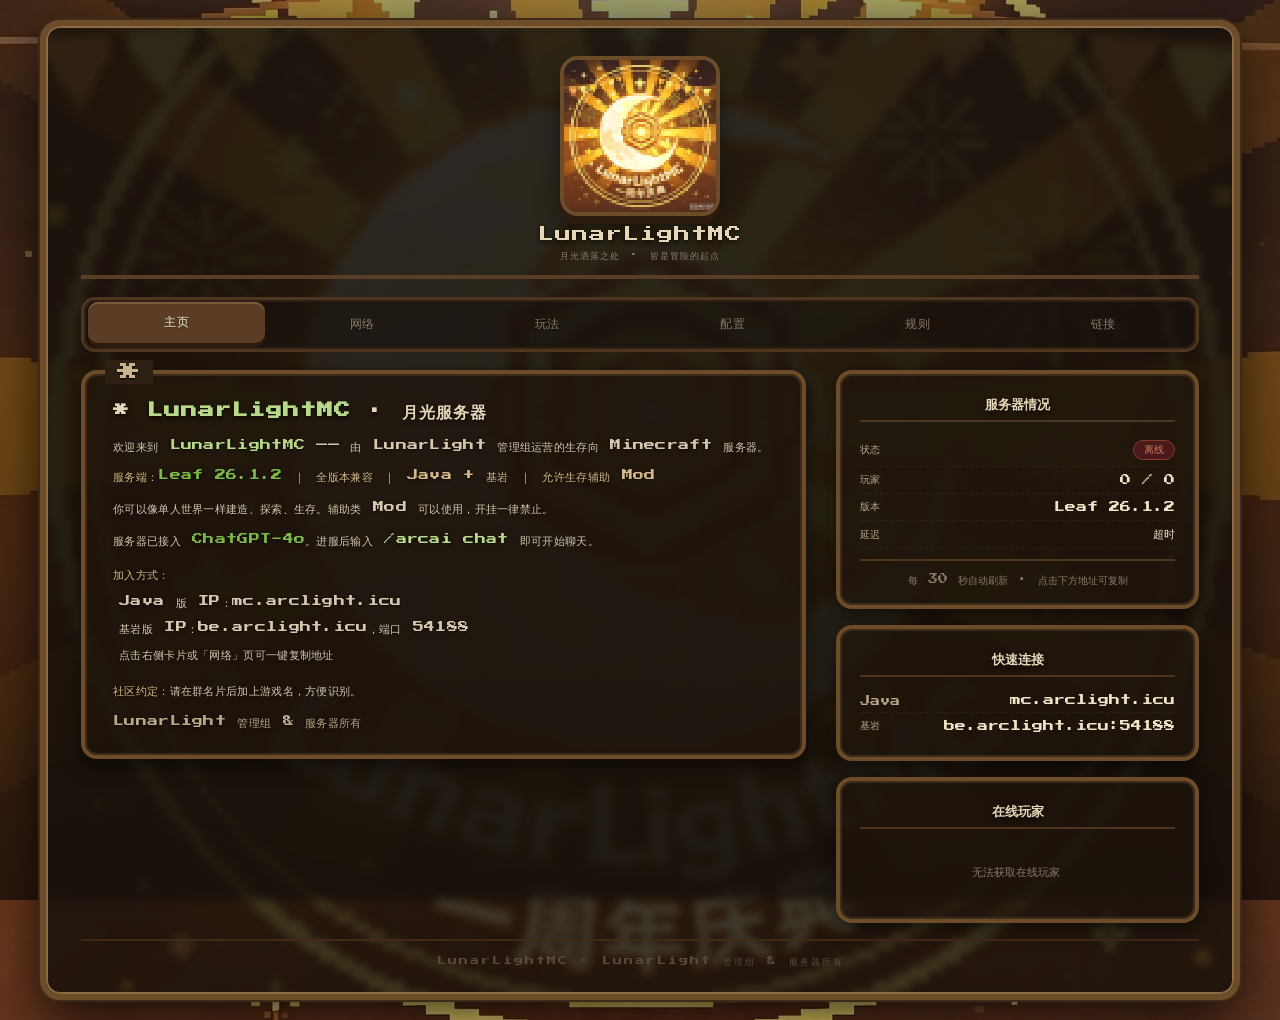
<file: index.html>
<!DOCTYPE html>
<html lang="zh-CN">
<head>
  <meta charset="UTF-8">
  <meta name="viewport" content="width=device-width, initial-scale=1.0">
  <meta name="description" content="LunarLightMC 月光服务器官网。全版本兼容，允许生存辅助类 Mod，禁止开挂。">
  <title>LunarLightMC · 主页</title>
  <link rel="icon" type="image/png" href="assets/favicon.png">
  <link rel="apple-touch-icon" href="assets/apple-touch.png">
  <link href="https://fonts.googleapis.com/css2?family=Press+Start+2P&display=swap" rel="stylesheet">
  <link rel="stylesheet" href="css/style.css">
</head>
<body>
  <div id="toast" class="toast">
    <span class="toast-icon">*</span>
    <span id="toastMsg">已复制到剪贴板</span>
  </div>

  <div class="container">
    <header class="header">
      <div class="logo-large">
        <img src="assets/favicon.png" alt="LunarLightMC 服务器图标">
        <div class="logo-name">LunarLightMC</div>
        <div class="logo-sub">月光洒落之处 · 皆是冒险的起点</div>
      </div>
    </header>

    <nav class="tabs" aria-label="板块导航">
      <a class="tab-btn active" href="index.html">主页</a>
      <a class="tab-btn" href="network.html">网络</a>
      <a class="tab-btn" href="play.html">玩法</a>
      <a class="tab-btn" href="hardware.html">配置</a>
      <a class="tab-btn" href="rules.html">规则</a>
      <a class="tab-btn" href="links.html">链接</a>
    </nav>

    <div class="home-grid">
      <div class="home-left">
        <section class="intro-section">
          <h2 class="intro-title">* <span>LunarLightMC</span> · 月光服务器</h2>
          <div class="intro-text">
            <p>欢迎来到 <span class="highlight">LunarLightMC</span> —— 由 LunarLight 管理组运营的生存向 Minecraft 服务器。</p>
            <p style="margin-top:8px;">
              <span class="label">服务端：</span><span class="mc-green">Leaf 26.1.2</span> ｜
              <span class="label">全版本兼容</span> ｜
              <span class="label">Java + 基岩</span> ｜
              <span class="label">允许生存辅助 Mod</span>
            </p>
            <p style="margin-top:10px;">你可以像单人世界一样建造、探索、生存。辅助类 Mod 可以使用，开挂一律禁止。</p>
            <p style="margin-top:10px;">服务器已接入 <span class="mc-green">ChatGPT-4o</span>。进服后输入 <span class="highlight">/arcai chat</span> 即可开始聊天。</p>
            <p style="margin-top:12px;"><span class="label">加入方式：</span></p>
            <ul>
              <li>Java 版 IP：mc.arclight.icu</li>
              <li>基岩版 IP：be.arclight.icu，端口 54188</li>
              <li>点击右侧卡片或「网络」页可一键复制地址</li>
            </ul>
            <p style="margin-top:12px;"><span class="label">社区约定：</span>请在群名片后加上游戏名，方便识别。</p>
            <p style="margin-top:10px; font-size:11px; color:#b8a88a;">LunarLight 管理组 &amp; 服务器所有</p>
          </div>
        </section>
      </div>

      <div class="home-right">
        <div class="info-card">
          <h3>服务器情况</h3>
          <div class="status-row">
            <span class="label">状态</span>
            <span class="value" id="statusOnline">加载中...</span>
          </div>
          <div class="status-row">
            <span class="label">玩家</span>
            <span class="value" id="statusPlayers">加载中...</span>
          </div>
          <div class="status-row">
            <span class="label">版本</span>
            <span class="value" id="statusVersion">加载中...</span>
          </div>
          <div class="status-row">
            <span class="label">延迟</span>
            <span class="value" id="statusDelay">加载中...</span>
          </div>
          <div class="tip">每 30 秒自动刷新 · 点击下方地址可复制</div>
        </div>

        <div class="info-card">
          <h3>快速连接</h3>
          <div class="status-row" data-copy="mc.arclight.icu" data-copy-msg="已复制 Java 版 IP" style="cursor:pointer;">
            <span class="label">Java</span>
            <span class="value">mc.arclight.icu</span>
          </div>
          <div class="status-row" data-copy="be.arclight.icu:54188" data-copy-msg="已复制基岩版地址" style="cursor:pointer;">
            <span class="label">基岩</span>
            <span class="value">be.arclight.icu:54188</span>
          </div>
        </div>

        <div class="info-card">
          <h3>在线玩家</h3>
          <div class="player-list" id="playerList">
            <div class="player-loading">正在获取玩家列表...</div>
          </div>
        </div>
      </div>
    </div>

    <div class="site-footer">LunarLightMC · LunarLight 管理组 &amp; 服务器所有</div>
  </div>

  <script src="js/main.js"></script>
</body>
</html>
</file>
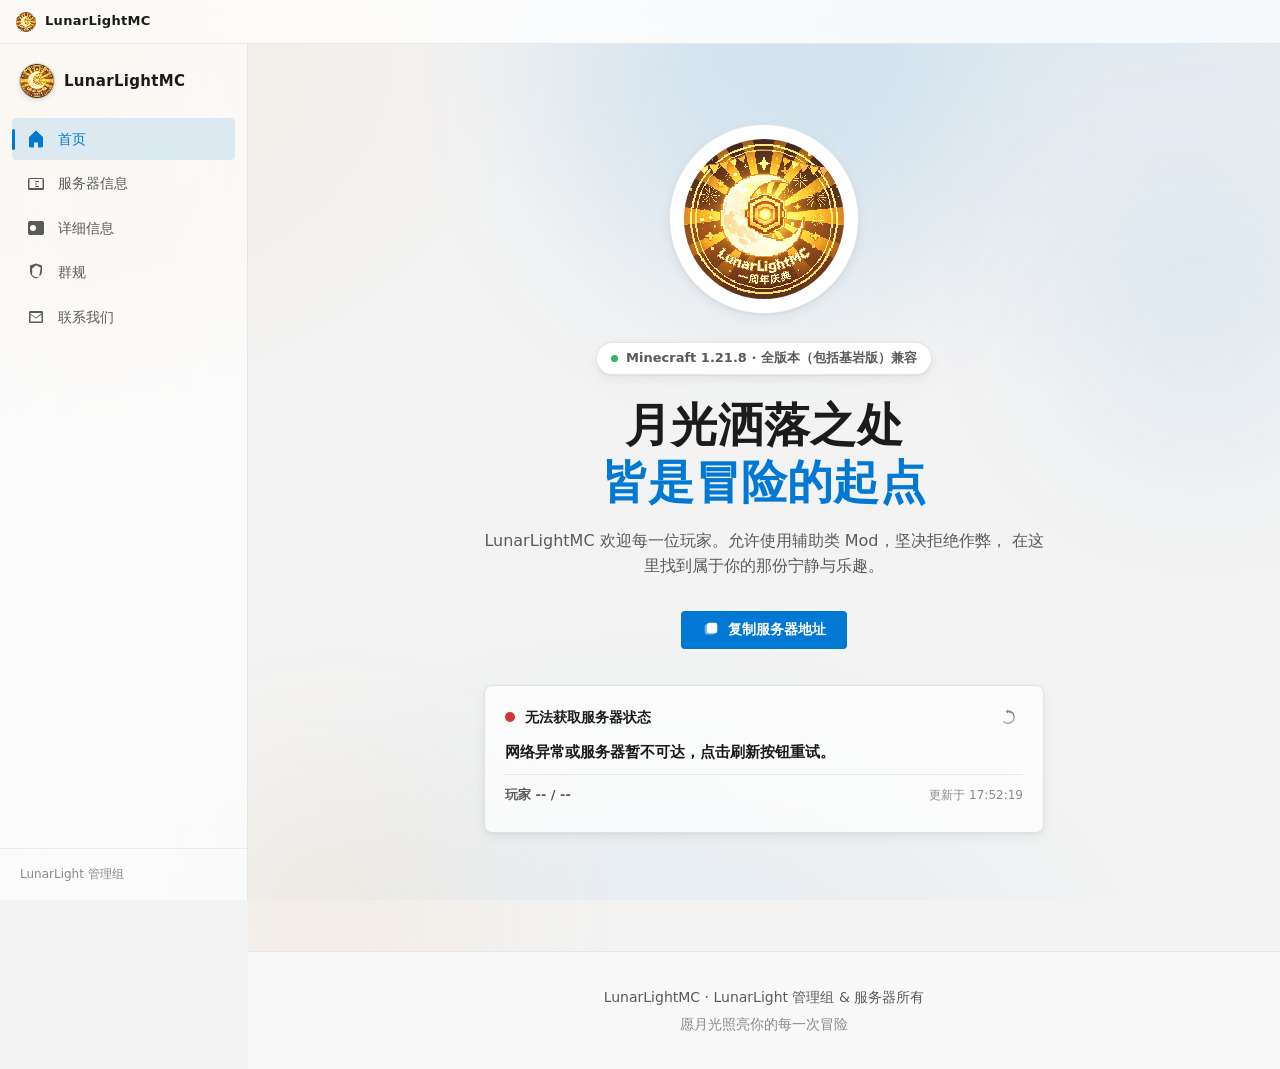
<file: LunarLightMC-官网/index.html>
<!DOCTYPE html>
<html lang="zh-CN">
<head>
  <meta charset="UTF-8">
  <meta name="viewport" content="width=device-width, initial-scale=1.0">
  <meta name="description" content="LunarLightMC - 一款温暖友好的 Minecraft 服务器。全版本（包括基岩版）兼容，辅助类 Mod 可用。">
  <meta name="theme-color" content="#1a1a1a">
  <link rel="icon" type="image/png" href="assets/favicon.png">
  <link rel="apple-touch-icon" href="assets/apple-touch.png">
  <title>LunarLightMC · 月光服务器</title>
  <link rel="stylesheet" href="css/style.css">
</head>
<body>

  <!-- Electron 风格自定义标题栏 -->
  <header class="titlebar">
    <div class="titlebar-brand">
      <img class="titlebar-icon" src="assets/favicon.png" alt="LunarLightMC">
      <span class="titlebar-title">LunarLightMC</span>
    </div>
    <div class="titlebar-drag"></div>
  </header>

  <!-- Electron 式左侧导航 -->
  <button class="nav-toggle" id="navToggle" aria-label="打开导航菜单">
    <span></span><span></span><span></span>
  </button>
  <div class="nav-backdrop" id="navBackdrop"></div>
  <aside class="sidebar" id="sidebar">
    <div class="sidebar-head">
      <a class="brand" href="#" data-target="home">
        <img class="brand-icon" src="assets/favicon.png" alt="LunarLightMC 图标">
        <span class="brand-name">LunarLightMC</span>
      </a>
    </div>
    <nav class="side-nav" id="navLinks">
      <a class="side-link active" href="#" data-target="home">
        <svg viewBox="0 0 20 20" fill="none" aria-hidden="true"><path d="M10 1.5 17 8v9a1.5 1.5 0 0 1-1.5 1.5H12v-5H8v5H4.5A1.5 1.5 0 0 1 3 17V8l7-6.5Z" fill="currentColor"/></svg>
        <span>首页</span>
      </a>
      <a class="side-link" href="#" data-target="server">
        <svg viewBox="0 0 20 20" fill="none" aria-hidden="true"><path d="M2 5.5C2 4.67 2.67 4 3.5 4h13c.83 0 1.5.67 1.5 1.5v9c0 .83-.67 1.5-1.5 1.5h-13A1.5 1.5 0 0 1 2 14.5v-9ZM3.5 5v9h13V5h-13Zm5.5 2h4v1H9V7Zm0 5h4v1H9v-1Zm0-2.5h2v1H9v-1Z" fill="currentColor"/></svg>
        <span>服务器信息</span>
      </a>
      <a class="side-link" href="#" data-target="hardware">
        <svg viewBox="0 0 20 20" fill="none" aria-hidden="true"><path d="M4 3h12a2 2 0 0 1 2 2v10a2 2 0 0 1-2 2H4a2 2 0 0 1-2-2V5a2 2 0 0 1 2-2Zm3 4a3 3 0 1 0 0 6 3 3 0 0 0 0-6Zm7 1h2v1h-2V8Zm0 3h2v1h-2v-1Z" fill="currentColor"/></svg>
        <span>详细信息</span>
      </a>
      <a class="side-link" href="#" data-target="rules">
        <svg viewBox="0 0 20 20" fill="none" aria-hidden="true"><path d="M10 1.5 4 3.5V9c0 3.7 2.6 6.6 6 7.5 3.4-.9 6-3.8 6-7.5V3.5l-6-2Zm0 1.8L14.7 5.6 14 10.2c-.1.9-.3 1.8-.8 2.7.3.5.6 1 .9 1.6-2.7 1.2-5.9 1-8.1-1.7.4-2 .4-4.1 0-6.1L10 3.3Z" fill="currentColor"/></svg>
        <span>群规</span>
      </a>
      <a class="side-link" href="#" data-target="contact">
        <svg viewBox="0 0 20 20" fill="none" aria-hidden="true"><path d="M3 5.5C3 4.67 3.67 4 4.5 4h11c.83 0 1.5.67 1.5 1.5v9c0 .83-.67 1.5-1.5 1.5h-11A1.5 1.5 0 0 1 3 14.5v-9Zm1.5.5v.65L10 10.4l5.5-4.25V6H4.5Zm0 1.5V14.5h11V7.5L10 11.6 4.5 7.5Z" fill="currentColor"/></svg>
        <span>联系我们</span>
      </a>
    </nav>
    <div class="sidebar-foot">
      <p>LunarLight 管理组</p>
    </div>
  </aside>

  <main>
    <!-- 页面：首页 -->
    <section class="page active" id="page-home">
      <div class="hero">
        <div class="hero-bg" aria-hidden="true">
          <span class="orb orb-1"></span>
          <span class="orb orb-2"></span>
          <span class="orb orb-3"></span>
        </div>
        <div class="container hero-inner">
          <div class="hero-icon-wrap">
            <img class="hero-icon" src="assets/server-icon.png" alt="LunarLightMC 一周年庆典图标">
          </div>
          <div class="hero-badge">Minecraft 1.21.8 · 全版本（包括基岩版）兼容</div>
          <h1 class="hero-title">月光洒落之处<br><em>皆是冒险的起点</em></h1>
          <p class="hero-sub">
            LunarLightMC 欢迎每一位玩家。允许使用辅助类 Mod，坚决拒绝作弊，
            在这里找到属于你的那份宁静与乐趣。
          </p>
          <div class="hero-actions">
            <button class="btn btn-primary" id="copyIp">
              <svg viewBox="0 0 20 20" fill="none" aria-hidden="true"><path d="M5.5 4.5A2.5 2.5 0 0 1 8 2h6.5A2.5 2.5 0 0 1 17 4.5v6.5a2.5 2.5 0 0 1-2.5 2.5h-6.5A2.5 2.5 0 0 1 5.5 11v-6.5Z" fill="currentColor"/><path d="M3 6a2.5 2.5 0 0 1 2.5-2.5h6.5A2.5 2.5 0 0 1 14.5 6v6.5a2.5 2.5 0 0 1-2.5 2.5H5.5A2.5 2.5 0 0 1 3 12.5V6Z" fill="currentColor" opacity=".45"/></svg>
              <span class="copy-text">复制服务器地址</span>
            </button>
          </div>

          <div class="status-card" id="statusCard">
            <div class="status-head">
              <span class="status-dot" id="statusDot"></span>
              <span class="status-state" id="statusState">正在连接服务器…</span>
              <span class="status-version" id="statusVersion"></span>
              <button class="status-refresh" id="statusRefresh" aria-label="刷新状态">
                <svg viewBox="0 0 20 20" fill="none" aria-hidden="true"><path d="M17 10a7 7 0 0 1-12.2 4.9l-1 1A8.5 8.5 0 1 0 10 1.5v-1L7 3l3 2.5v-1A7 7 0 0 1 17 10Z" fill="currentColor"/></svg>
              </button>
            </div>
            <p class="status-motd" id="statusMotd">连接中，正在获取服务器信息…</p>
            <div class="status-foot">
              <span class="status-players" id="statusPlayers">玩家 0 / 0</span>
              <span class="status-updated" id="statusUpdated"></span>
            </div>
            <div class="status-players-list" id="statusPlayerList"></div>
          </div>

          <div class="hero-tip" id="copyTip">已复制到剪贴板 · 期待与你相遇</div>
        </div>
      </div>
    </section>

    <!-- 页面：服务器信息 -->
    <section class="page" id="page-server">
      <div class="container page-body">
        <div class="page-head">
          <h2 class="page-title">服务器信息</h2>
          <p class="page-desc">连接地址与进入方式</p>
        </div>
        <div class="card-grid">
          <article class="fluent-card address-card">
            <div class="card-icon"><svg viewBox="0 0 20 20" fill="none" aria-hidden="true"><path d="M10 2a6 6 0 0 0-6 6c0 4 6 10 6 10s6-6 6-10a6 6 0 0 0-6-6Zm0 8a2 2 0 1 1 0-4 2 2 0 0 1 0 4Z" fill="currentColor"/></svg></div>
            <h3>主地址</h3>
            <p class="card-code">mc.arclight.icu</p>
            <button class="copy-btn" data-copy="mc.arclight.icu" aria-label="复制主地址">
              <svg viewBox="0 0 20 20" fill="none" aria-hidden="true"><path d="M5.5 4.5A2.5 2.5 0 0 1 8 2h6.5A2.5 2.5 0 0 1 17 4.5v6.5a2.5 2.5 0 0 1-2.5 2.5h-6.5A2.5 2.5 0 0 1 5.5 11v-6.5Z" fill="currentColor"/><path d="M3 6a2.5 2.5 0 0 1 2.5-2.5h6.5A2.5 2.5 0 0 1 14.5 6v6.5a2.5 2.5 0 0 1-2.5 2.5H5.5A2.5 2.5 0 0 1 3 12.5V6Z" fill="currentColor" opacity=".45"/></svg>
              复制
            </button>
          </article>
          <article class="fluent-card address-card">
            <div class="card-icon"><svg viewBox="0 0 20 20" fill="none" aria-hidden="true"><path d="M10 2a6 6 0 0 0-6 6c0 4 6 10 6 10s6-6 6-10a6 6 0 0 0-6-6Zm0 8a2 2 0 1 1 0-4 2 2 0 0 1 0 4Z" fill="currentColor"/></svg></div>
            <h3>备用地址</h3>
            <p class="card-code">hb.arclight.icu</p>
            <button class="copy-btn" data-copy="hb.arclight.icu" aria-label="复制备用地址">
              <svg viewBox="0 0 20 20" fill="none" aria-hidden="true"><path d="M5.5 4.5A2.5 2.5 0 0 1 8 2h6.5A2.5 2.5 0 0 1 17 4.5v6.5a2.5 2.5 0 0 1-2.5 2.5h-6.5A2.5 2.5 0 0 1 5.5 11v-6.5Z" fill="currentColor"/><path d="M3 6a2.5 2.5 0 0 1 2.5-2.5h6.5A2.5 2.5 0 0 1 14.5 6v6.5a2.5 2.5 0 0 1-2.5 2.5H5.5A2.5 2.5 0 0 1 3 12.5V6Z" fill="currentColor" opacity=".45"/></svg>
              复制
            </button>
          </article>
          <article class="fluent-card address-card">
            <div class="card-icon"><svg viewBox="0 0 20 20" fill="none" aria-hidden="true"><path d="M10 2a6 6 0 0 0-6 6c0 4 6 10 6 10s6-6 6-10a6 6 0 0 0-6-6Zm0 8a2 2 0 1 1 0-4 2 2 0 0 1 0 4Z" fill="currentColor"/></svg></div>
            <h3>备用地址 2</h3>
            <p class="card-code">7891.映射.中国</p>
            <button class="copy-btn" data-copy="7891.映射.中国" aria-label="复制备用地址2">
              <svg viewBox="0 0 20 20" fill="none" aria-hidden="true"><path d="M5.5 4.5A2.5 2.5 0 0 1 8 2h6.5A2.5 2.5 0 0 1 17 4.5v6.5a2.5 2.5 0 0 1-2.5 2.5h-6.5A2.5 2.5 0 0 1 5.5 11v-6.5Z" fill="currentColor"/><path d="M3 6a2.5 2.5 0 0 1 2.5-2.5h6.5A2.5 2.5 0 0 1 14.5 6v6.5a2.5 2.5 0 0 1-2.5 2.5H5.5A2.5 2.5 0 0 1 3 12.5V6Z" fill="currentColor" opacity=".45"/></svg>
              复制
            </button>
          </article>
        </div>

        <div class="info-strip">
          <div class="info-item">
            <span class="info-label">服务端</span>
            <span class="info-value"><strong>Paper 1.21.8</strong> · 全版本（包括基岩版）兼容</span>
          </div>
          <div class="info-item">
            <span class="info-label">辅助类 Mod</span>
            <span class="info-value badge-ok">允许使用</span>
          </div>
          <div class="info-item">
            <span class="info-label">开挂行为</span>
            <span class="info-value badge-no">坚决禁止</span>
          </div>
        </div>
      </div>
    </section>

    <!-- 页面：详细信息 -->
    <section class="page" id="page-hardware">
      <div class="container page-body">
        <div class="page-head">
          <h2 class="page-title">详细信息</h2>
          <p class="page-desc">服务器完整硬件规格 · 稳定运行背后的硬核支持</p>
        </div>

        <div class="detail-grid">
          <article class="detail-card">
            <div class="detail-card-head">
              <div class="spec-icon"><svg viewBox="0 0 20 20" fill="none" aria-hidden="true"><path d="M4 2h12a2 2 0 0 1 2 2v12a2 2 0 0 1-2 2H4a2 2 0 0 1-2-2V4a2 2 0 0 1 2-2Zm3 5a3 3 0 1 0 0 6 3 3 0 0 0 0-6Z" fill="currentColor"/></svg></div>
              <div class="detail-card-title">
                <h3>处理器 CPU</h3>
                <p>Intel Xeon E5 2650 v2</p>
              </div>
            </div>
            <dl class="detail-list">
              <div class="detail-row"><dt>型号</dt><dd>Intel Xeon E5 2650 v2</dd></div>
              <div class="detail-row"><dt>架构</dt><dd>Ivy Bridge-EP</dd></div>
              <div class="detail-row"><dt>主频</dt><dd>超频 3.2 GHz</dd></div>
              <div class="detail-row"><dt>核心 / 线程</dt><dd>8 核 16 线程</dd></div>
              <div class="detail-row"><dt>插槽</dt><dd>LGA 2011</dd></div>
              <div class="detail-row"><dt>TDP</dt><dd>95W</dd></div>
            </dl>
          </article>

          <article class="detail-card">
            <div class="detail-card-head">
              <div class="spec-icon"><svg viewBox="0 0 20 20" fill="none" aria-hidden="true"><path d="M3 4h14v10H3V4Zm2 2v6h10V6H5Zm1 1h8v4H6V7Zm-3 8h14v1H3v-1Z" fill="currentColor"/></svg></div>
              <div class="detail-card-title">
                <h3>主板 Motherboard</h3>
                <p>X79 v3.01</p>
              </div>
            </div>
            <dl class="detail-list">
              <div class="detail-row"><dt>型号</dt><dd>X79 v3.01</dd></div>
              <div class="detail-row"><dt>芯片组</dt><dd>Intel C602</dd></div>
              <div class="detail-row"><dt>平台</dt><dd>LGA 2011</dd></div>
              <div class="detail-row"><dt>内存通道</dt><dd>四通道 DDR3</dd></div>
              <div class="detail-row"><dt>内存插槽</dt><dd>4 × DIMM</dd></div>
              <div class="detail-row"><dt>定位</dt><dd>工作站 / 服务器级</dd></div>
            </dl>
          </article>

          <article class="detail-card">
            <div class="detail-card-head">
              <div class="spec-icon"><svg viewBox="0 0 20 20" fill="none" aria-hidden="true"><path d="M10 2 4 7v6l6 5 6-5V7l-6-5Zm0 2.5L14.2 8l-4.2 3.5L5.8 8l4.2-3.5Z" fill="currentColor"/></svg></div>
              <div class="detail-card-title">
                <h3>内存 Memory</h3>
                <p>Kingston DDR3</p>
              </div>
            </div>
            <dl class="detail-list">
              <div class="detail-row"><dt>品牌</dt><dd>Kingston 金士顿</dd></div>
              <div class="detail-row"><dt>类型</dt><dd>DDR3 ECC REG</dd></div>
              <div class="detail-row"><dt>容量</dt><dd>16 GB</dd></div>
              <div class="detail-row"><dt>频率</dt><dd>1600 MHz</dd></div>
              <div class="detail-row"><dt>纠错</dt><dd>ECC 支持</dd></div>
              <div class="detail-row"><dt>形态</dt><dd>Registered 服务器内存</dd></div>
            </dl>
          </article>

          <article class="detail-card">
            <div class="detail-card-head">
              <div class="spec-icon"><svg viewBox="0 0 20 20" fill="none" aria-hidden="true"><path d="M3 5a2 2 0 0 1 2-2h10a2 2 0 0 1 2 2v10a2 2 0 0 1-2 2H5a2 2 0 0 1-2-2V5Zm4 1h6v2H7V6Zm0 4h6v2H7v-2Zm0 4h4v2H7v-2Z" fill="currentColor"/></svg></div>
              <div class="detail-card-title">
                <h3>硬盘 Storage</h3>
                <p>WD Blue</p>
              </div>
            </div>
            <dl class="detail-list">
              <div class="detail-row"><dt>品牌</dt><dd>Western Digital 西部数据</dd></div>
              <div class="detail-row"><dt>系列</dt><dd>WDC Blue</dd></div>
              <div class="detail-row"><dt>容量</dt><dd>120 GB</dd></div>
              <div class="detail-row"><dt>类型</dt><dd>SSD 固态硬盘</dd></div>
              <div class="detail-row"><dt>接口</dt><dd>SATA</dd></div>
              <div class="detail-row"><dt>用途</dt><dd>系统盘</dd></div>
            </dl>
          </article>
        </div>

        <div class="detail-summary">
          <div class="detail-summary-head">
            <div class="spec-icon"><svg viewBox="0 0 20 20" fill="none" aria-hidden="true"><path d="M10 1.5 4 3.5V9c0 3.7 2.6 6.6 6 7.5 3.4-.9 6-3.8 6-7.5V3.5l-6-2Zm-1 4.5 2.6 3H9v4l-2.6-3H8V6Zm3 3.5L11 8h2v3.5h-2l2 1V14h-3v-2Z" fill="currentColor"/></svg></div>
            <div class="detail-card-title">
              <h3>服务器概览</h3>
              <p>软硬一体的完整装机方案</p>
            </div>
          </div>
          <div class="summary-rows">
            <div class="summary-item">
              <span class="summary-key">处理器</span>
              <span class="summary-val">Xeon E5 2650 v2 · 8 核 16 线程</span>
            </div>
            <div class="summary-item">
              <span class="summary-key">内存</span>
              <span class="summary-val">16GB DDR3 ECC REG</span>
            </div>
            <div class="summary-item">
              <span class="summary-key">硬盘</span>
              <span class="summary-val">120GB SSD</span>
            </div>
            <div class="summary-item">
              <span class="summary-key">服务端</span>
              <span class="summary-val">Paper 1.21.8 · 全版本（包括基岩版）兼容</span>
            </div>
          </div>
        </div>
      </div>
    </section>

    <!-- 页面：群规 -->
    <section class="page" id="page-rules">
      <div class="container page-body">
        <div class="page-head">
          <h2 class="page-title">LunarLight 群规</h2>
          <p class="page-desc">共同守护一个友善、清朗的交流环境</p>
        </div>

        <div class="rules-grid">
          <article class="rules-card">
            <h3 class="rules-title">
              <span class="rules-num">01</span>红线 · 直接清退
            </h3>
            <ul class="rules-list">
              <li>群内禁止广告、政治立场、反动、色情、违法等相关新闻图片等内容</li>
              <li>禁止扬言轻生、打架、宣扬负能量等内容</li>
              <li>禁止无端吵架、人身攻击</li>
              <li>禁止炫耀为主的贬低新手行为</li>
              <li>禁止大规模篇幅刷屏宣传其他服务器、视频</li>
              <li>禁止性别、地域、性向等各方面歧视</li>
              <li>尊重他人，未经授权禁止盗取群内产出成果</li>
            </ul>
            <p class="rules-foot">以上行为发现后直接清退出群</p>
          </article>

          <article class="rules-card">
            <h3 class="rules-title">
              <span class="rules-num">02</span>严格禁止 · 一次即踢
            </h3>
            <ul class="rules-list">
              <li>本群不允许发布和黄赌毒任何相关的内容及言论</li>
            </ul>
            <p class="rules-foot">一次就直接踢</p>
          </article>

          <article class="rules-card">
            <h3 class="rules-title">
              <span class="rules-num">03</span>刷屏处置
            </h3>
            <ul class="rules-list">
              <li>第一次刷屏：警告</li>
              <li>第二次刷屏：禁言</li>
              <li>第三次：清退</li>
              <li>禁止刷屏 3 条以上，禁言初始 1.5 小时，之后每次处罚时长翻倍</li>
            </ul>
            <p class="rules-foot">1.5h → 3h → 6h → …</p>
          </article>

          <article class="rules-card">
            <h3 class="rules-title">
              <span class="rules-num">04</span>其他规范
            </h3>
            <ul class="rules-list">
              <li>禁黄，违反按红线处理</li>
              <li>爆粗口：初始禁言 1 小时，之后每次处罚时长 ×3</li>
              <li>被辱骂请找管理或群主处理，骂回去按互骂处理（抽象除外）</li>
              <li>尽量把群名称改成游戏名，让人看得懂即可，非强制</li>
            </ul>
            <p class="rules-foot">文明交流，友善相处</p>
          </article>
        </div>
      </div>
    </section>

    <!-- 页面：联系我们 -->
    <section class="page" id="page-contact">
      <div class="container page-body">
        <div class="page-head">
          <h2 class="page-title">联系我们</h2>
          <p class="page-desc">服务器问题与改进建议，欢迎通过邮箱告诉我们</p>
        </div>
        <div class="contact-panel">
          <div class="contact-icon">
            <svg viewBox="0 0 20 20" fill="none" aria-hidden="true"><path d="M3 5.5C3 4.67 3.67 4 4.5 4h11c.83 0 1.5.67 1.5 1.5v9c0 .83-.67 1.5-1.5 1.5h-11A1.5 1.5 0 0 1 3 14.5v-9Zm1.5.5v.65L10 10.4l5.5-4.25V6H4.5Zm0 1.5V14.5h11V7.5L10 11.6 4.5 7.5Z" fill="currentColor"/></svg>
          </div>
          <h3>联系邮箱</h3>
          <p class="contact-desc">服务器问题与改进建议邮箱，有什么好建议写下来发给我们</p>
          <a class="btn btn-primary" href="mailto:arclightness@outlook.it">arclightness@outlook.it</a>
        </div>
      </div>
    </section>
  </main>

  <footer class="footer">
    <div class="container footer-inner">
      <p>LunarLightMC · LunarLight 管理组 & 服务器所有</p>
      <p class="footer-sub">愿月光照亮你的每一次冒险</p>
    </div>
  </footer>

  <script src="js/main.js"></script>
</body>
</html>
</file>
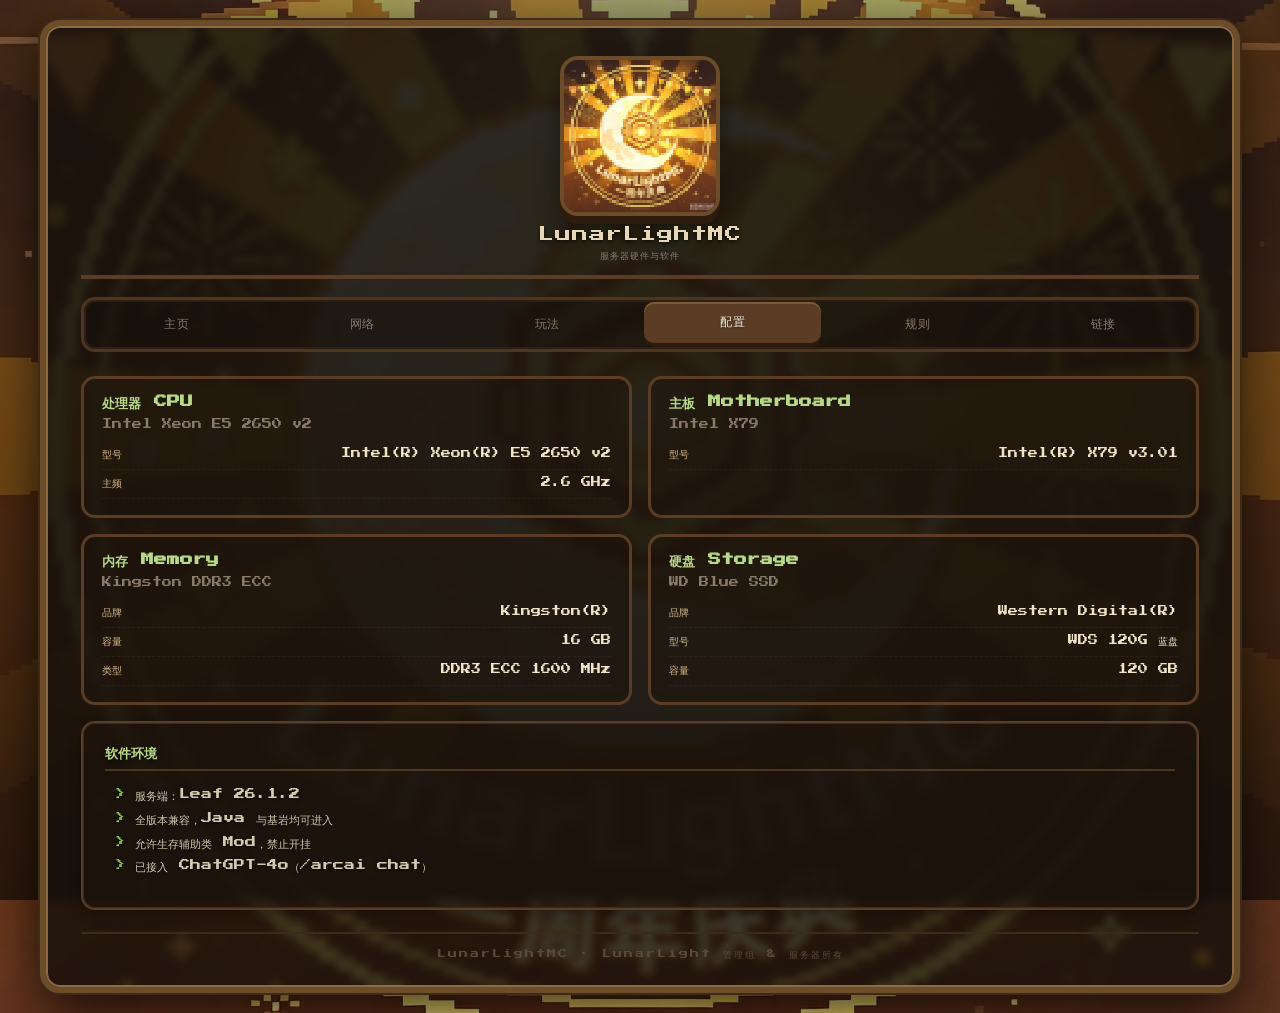
<file: hardware.html>
<!DOCTYPE html>
<html lang="zh-CN">
<head>
  <meta charset="UTF-8">
  <meta name="viewport" content="width=device-width, initial-scale=1.0">
  <meta name="description" content="LunarLightMC 服务器硬件配置。">
  <title>LunarLightMC · 配置</title>
  <link rel="icon" type="image/png" href="assets/favicon.png">
  <link rel="apple-touch-icon" href="assets/apple-touch.png">
  <link href="https://fonts.googleapis.com/css2?family=Press+Start+2P&display=swap" rel="stylesheet">
  <link rel="stylesheet" href="css/style.css">
</head>
<body>
  <div class="container">
    <header class="header">
      <div class="logo-large">
        <img src="assets/favicon.png" alt="LunarLightMC 服务器图标">
        <div class="logo-name">LunarLightMC</div>
        <div class="logo-sub">服务器硬件与软件</div>
      </div>
    </header>

    <nav class="tabs" aria-label="板块导航">
      <a class="tab-btn" href="index.html">主页</a>
      <a class="tab-btn" href="network.html">网络</a>
      <a class="tab-btn" href="play.html">玩法</a>
      <a class="tab-btn active" href="hardware.html">配置</a>
      <a class="tab-btn" href="rules.html">规则</a>
      <a class="tab-btn" href="links.html">链接</a>
    </nav>

    <div class="page-section">
      <div class="detail-grid">
        <article class="detail-card">
          <h3>处理器 CPU</h3>
          <p class="sub">Intel Xeon E5 2650 v2</p>
          <dl>
            <div class="detail-row"><dt>型号</dt><dd>Intel(R) Xeon(R) E5 2650 v2</dd></div>
            <div class="detail-row"><dt>主频</dt><dd>2.6 GHz</dd></div>
          </dl>
        </article>

        <article class="detail-card">
          <h3>主板 Motherboard</h3>
          <p class="sub">Intel X79</p>
          <dl>
            <div class="detail-row"><dt>型号</dt><dd>Intel(R) X79 v3.01</dd></div>
          </dl>
        </article>

        <article class="detail-card">
          <h3>内存 Memory</h3>
          <p class="sub">Kingston DDR3 ECC</p>
          <dl>
            <div class="detail-row"><dt>品牌</dt><dd>Kingston(R)</dd></div>
            <div class="detail-row"><dt>容量</dt><dd>16 GB</dd></div>
            <div class="detail-row"><dt>类型</dt><dd>DDR3 ECC 1600 MHz</dd></div>
          </dl>
        </article>

        <article class="detail-card">
          <h3>硬盘 Storage</h3>
          <p class="sub">WD Blue SSD</p>
          <dl>
            <div class="detail-row"><dt>品牌</dt><dd>Western Digital(R)</dd></div>
            <div class="detail-row"><dt>型号</dt><dd>WDS 120G 蓝盘</dd></div>
            <div class="detail-row"><dt>容量</dt><dd>120 GB</dd></div>
          </dl>
        </article>
      </div>

      <div class="feature-card">
        <h3>软件环境</h3>
        <ul>
          <li>服务端：Leaf 26.1.2</li>
          <li>全版本兼容，Java 与基岩均可进入</li>
          <li>允许生存辅助类 Mod，禁止开挂</li>
          <li>已接入 ChatGPT-4o（/arcai chat）</li>
        </ul>
      </div>
    </div>

    <div class="site-footer">LunarLightMC · LunarLight 管理组 &amp; 服务器所有</div>
  </div>
</body>
</html>
</file>
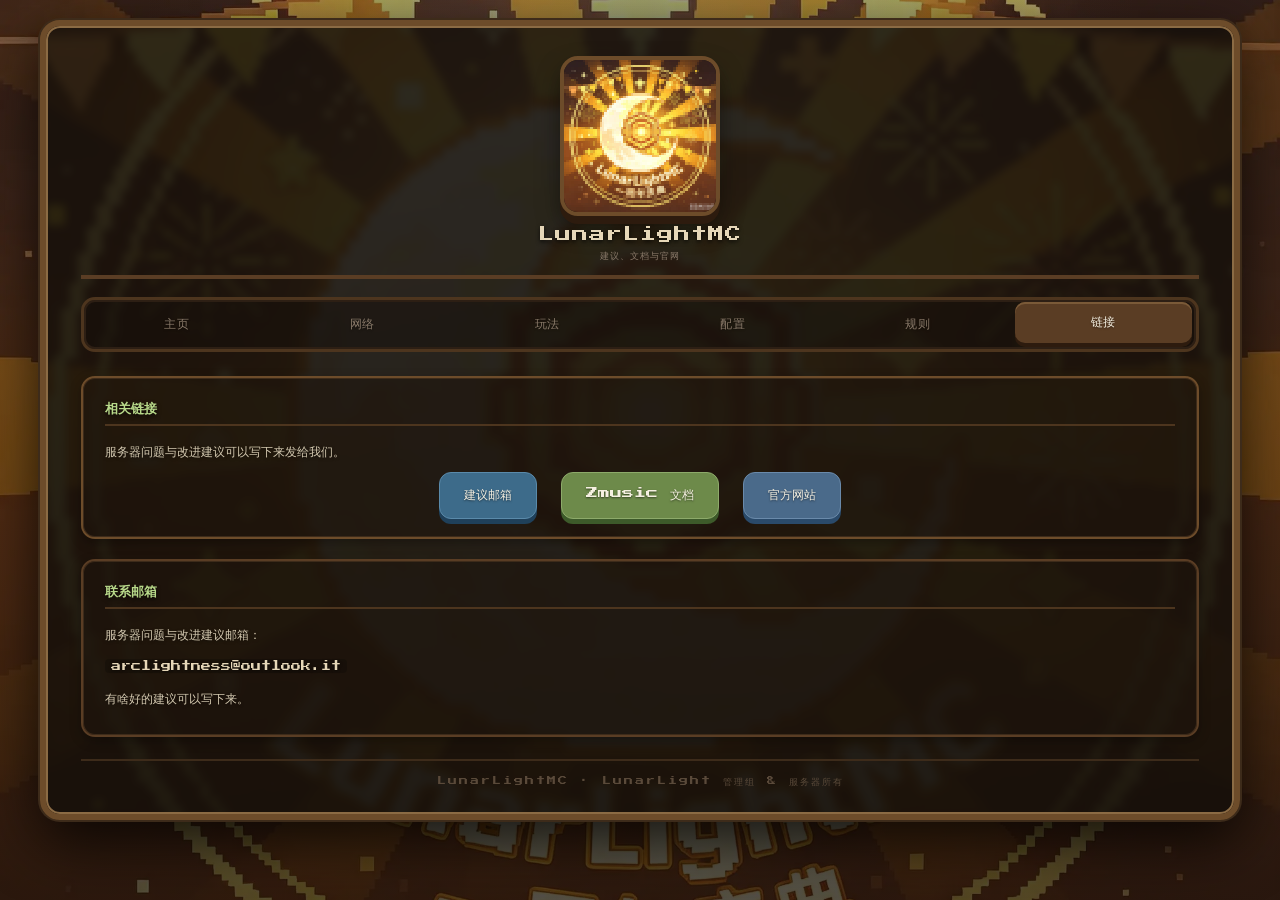
<file: links.html>
<!DOCTYPE html>
<html lang="zh-CN">
<head>
  <meta charset="UTF-8">
  <meta name="viewport" content="width=device-width, initial-scale=1.0">
  <meta name="description" content="LunarLightMC 相关链接与联系邮箱。">
  <title>LunarLightMC · 链接</title>
  <link rel="icon" type="image/png" href="assets/favicon.png">
  <link rel="apple-touch-icon" href="assets/apple-touch.png">
  <link href="https://fonts.googleapis.com/css2?family=Press+Start+2P&display=swap" rel="stylesheet">
  <link rel="stylesheet" href="css/style.css">
</head>
<body>
  <div id="toast" class="toast">
    <span class="toast-icon">*</span>
    <span id="toastMsg">已复制到剪贴板</span>
  </div>

  <div class="container">
    <header class="header">
      <div class="logo-large">
        <img src="assets/favicon.png" alt="LunarLightMC 服务器图标">
        <div class="logo-name">LunarLightMC</div>
        <div class="logo-sub">建议、文档与官网</div>
      </div>
    </header>

    <nav class="tabs" aria-label="板块导航">
      <a class="tab-btn" href="index.html">主页</a>
      <a class="tab-btn" href="network.html">网络</a>
      <a class="tab-btn" href="play.html">玩法</a>
      <a class="tab-btn" href="hardware.html">配置</a>
      <a class="tab-btn" href="rules.html">规则</a>
      <a class="tab-btn active" href="links.html">链接</a>
    </nav>

    <div class="page-section">
      <div class="feature-card" style="border-color:#6d4c2a;">
        <h3>相关链接</h3>
        <p>服务器问题与改进建议可以写下来发给我们。</p>
        <div class="links-grid">
          <a class="link-btn mail" href="mailto:arclightness@outlook.it">建议邮箱</a>
          <a class="link-btn docs" href="https://docs.zmusic.cc/guide/command-permissions.html" target="_blank" rel="noopener">Zmusic 文档</a>
          <a class="link-btn site" href="https://arclight-netizen.github.io/lunarlight-mc/" target="_blank" rel="noopener">官方网站</a>
        </div>
      </div>

      <div class="feature-card">
        <h3>联系邮箱</h3>
        <p>服务器问题与改进建议邮箱：</p>
        <p><span class="cmd" data-copy="arclightness@outlook.it" data-copy-msg="已复制邮箱" style="cursor:pointer;">arclightness@outlook.it</span></p>
        <p>有啥好的建议可以写下来。</p>
      </div>
    </div>

    <div class="site-footer">LunarLightMC · LunarLight 管理组 &amp; 服务器所有</div>
  </div>

  <script src="js/main.js"></script>
</body>
</html>
</file>
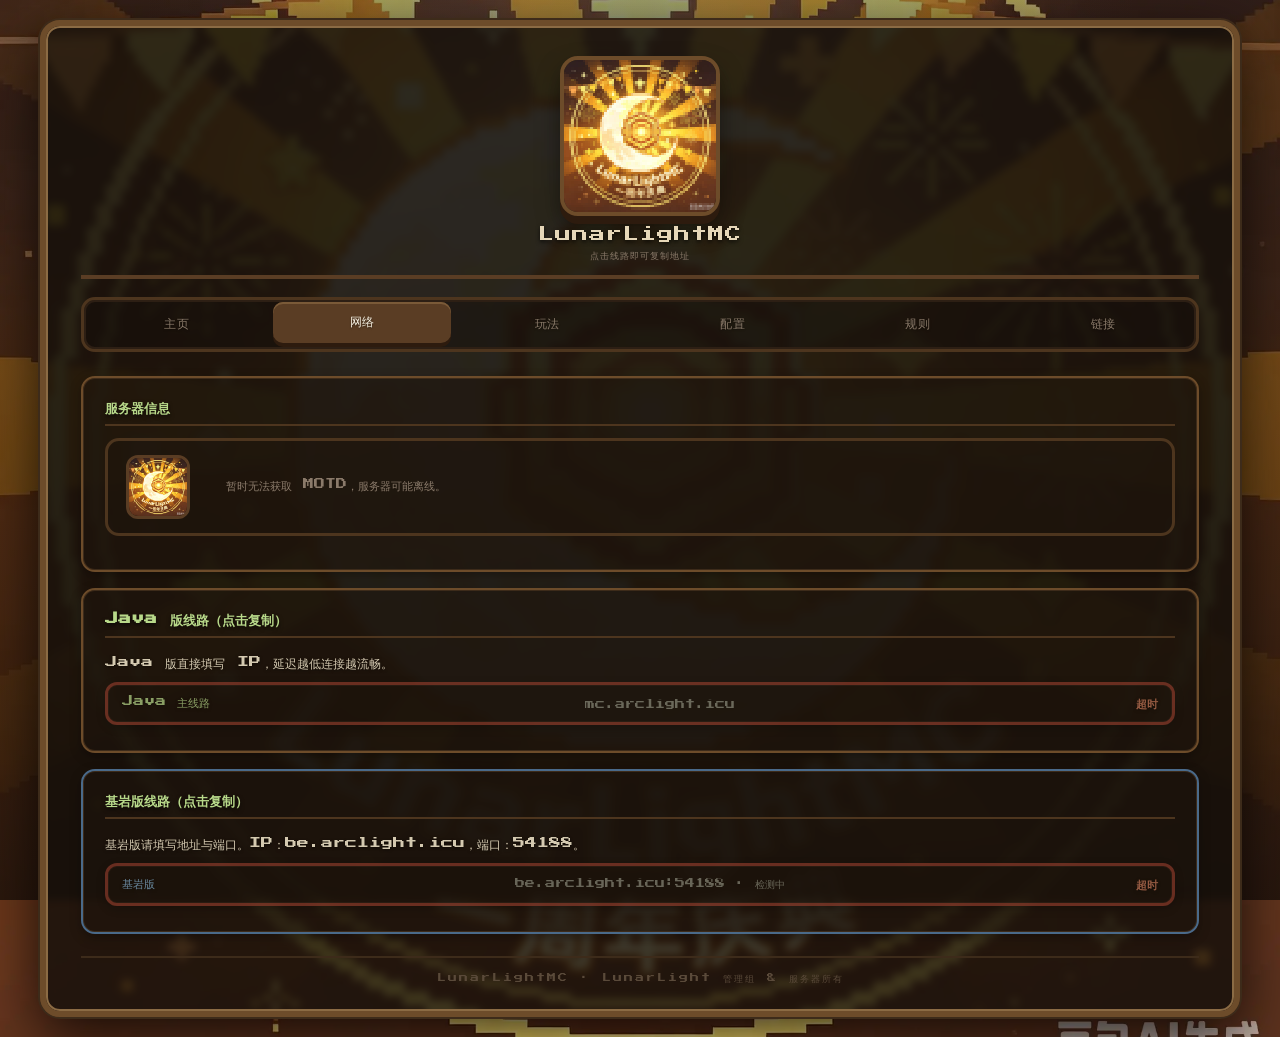
<file: network.html>
<!DOCTYPE html>
<html lang="zh-CN">
<head>
  <meta charset="UTF-8">
  <meta name="viewport" content="width=device-width, initial-scale=1.0">
  <meta name="description" content="LunarLightMC 网络连接信息：Java 版与基岩版 IP。">
  <title>LunarLightMC · 网络</title>
  <link rel="icon" type="image/png" href="assets/favicon.png">
  <link rel="apple-touch-icon" href="assets/apple-touch.png">
  <link href="https://fonts.googleapis.com/css2?family=Press+Start+2P&display=swap" rel="stylesheet">
  <link rel="stylesheet" href="css/style.css">
</head>
<body>
  <div id="toast" class="toast">
    <span class="toast-icon">*</span>
    <span id="toastMsg">已复制到剪贴板</span>
  </div>

  <div class="container">
    <header class="header">
      <div class="logo-large">
        <img src="assets/favicon.png" alt="LunarLightMC 服务器图标">
        <div class="logo-name">LunarLightMC</div>
        <div class="logo-sub">点击线路即可复制地址</div>
      </div>
    </header>

    <nav class="tabs" aria-label="板块导航">
      <a class="tab-btn" href="index.html">主页</a>
      <a class="tab-btn active" href="network.html">网络</a>
      <a class="tab-btn" href="play.html">玩法</a>
      <a class="tab-btn" href="hardware.html">配置</a>
      <a class="tab-btn" href="rules.html">规则</a>
      <a class="tab-btn" href="links.html">链接</a>
    </nav>

    <div class="page-section">
      <div class="feature-card" style="border-color:#6d4c2a; margin-bottom:16px;">
        <h3>服务器信息</h3>
        <div class="server-info-header" id="serverInfoHeader">
          <img class="server-icon" id="serverIcon" src="assets/favicon.png" alt="服务器图标">
          <div class="server-info-text" id="serverInfoText">
            <div class="player-loading" style="padding:0;">正在获取服务器信息...</div>
          </div>
        </div>
      </div>

      <div class="feature-card" style="border-color:#6d4c2a; margin-bottom:16px;">
        <h3>Java 版线路（点击复制）</h3>
        <p>Java 版直接填写 IP，延迟越低连接越流畅。</p>
        <div id="networkList">
          <div style="text-align:center; color:#8a7a6a; padding:20px 0;">正在检测线路延迟...</div>
        </div>
      </div>

      <div class="feature-card" style="border-color:#4a6a8a;">
        <h3>基岩版线路（点击复制）</h3>
        <p>基岩版请填写地址与端口。IP：be.arclight.icu，端口：54188。</p>
        <div id="bedrockList">
          <div style="text-align:center; color:#8a7a6a; padding:20px 0;">正在检测基岩版线路...</div>
        </div>
      </div>
    </div>

    <div class="site-footer">LunarLightMC · LunarLight 管理组 &amp; 服务器所有</div>
  </div>

  <script src="js/main.js"></script>
</body>
</html>
</file>
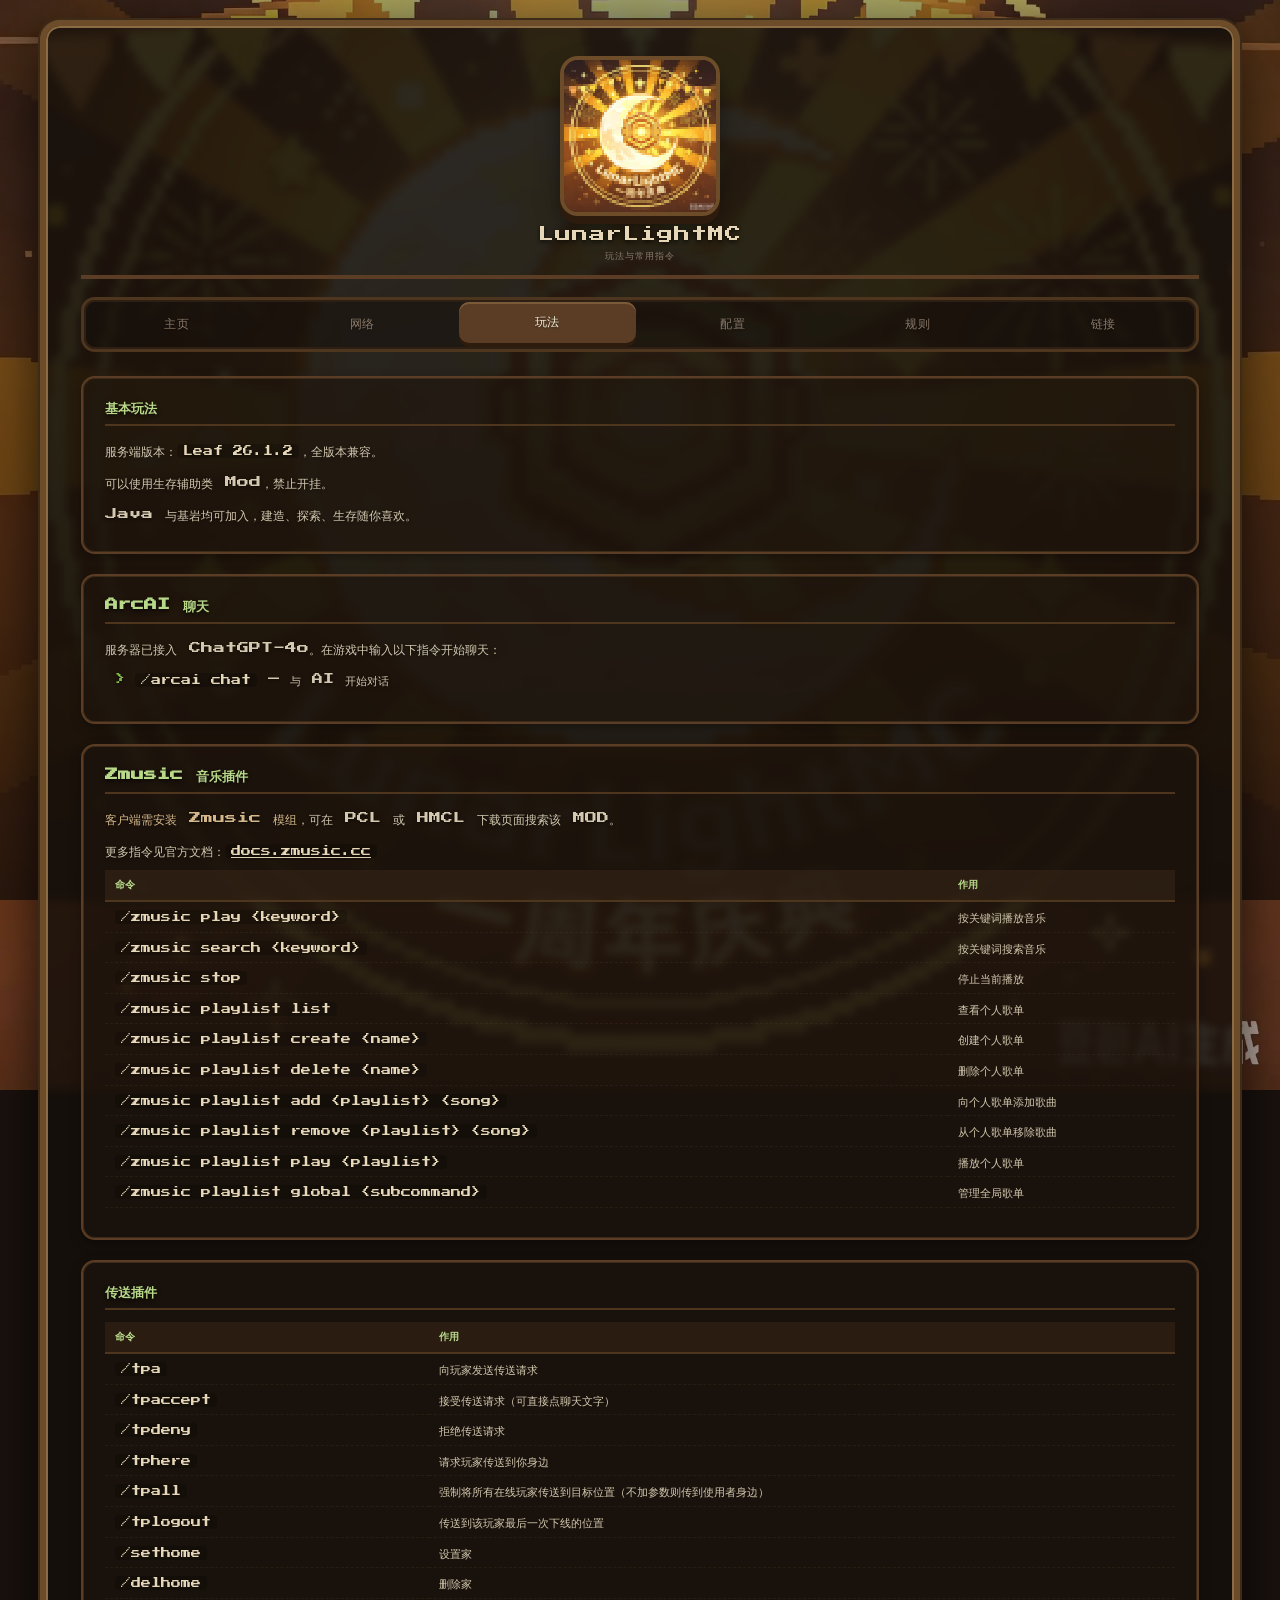
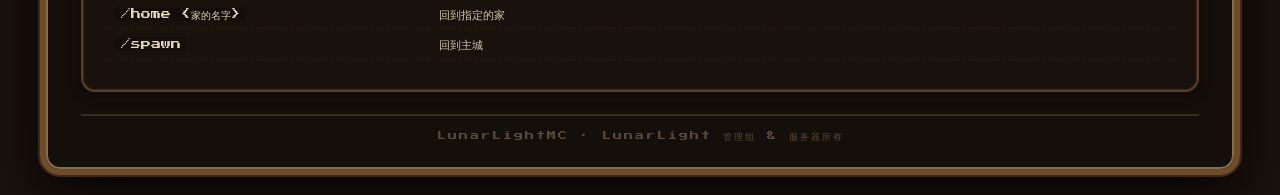
<file: play.html>
<!DOCTYPE html>
<html lang="zh-CN">
<head>
  <meta charset="UTF-8">
  <meta name="viewport" content="width=device-width, initial-scale=1.0">
  <meta name="description" content="LunarLightMC 玩法介绍：ArcAI、Zmusic、传送插件。">
  <title>LunarLightMC · 玩法</title>
  <link rel="icon" type="image/png" href="assets/favicon.png">
  <link rel="apple-touch-icon" href="assets/apple-touch.png">
  <link href="https://fonts.googleapis.com/css2?family=Press+Start+2P&display=swap" rel="stylesheet">
  <link rel="stylesheet" href="css/style.css">
</head>
<body>
  <div id="toast" class="toast">
    <span class="toast-icon">*</span>
    <span id="toastMsg">已复制到剪贴板</span>
  </div>

  <div class="container">
    <header class="header">
      <div class="logo-large">
        <img src="assets/favicon.png" alt="LunarLightMC 服务器图标">
        <div class="logo-name">LunarLightMC</div>
        <div class="logo-sub">玩法与常用指令</div>
      </div>
    </header>

    <nav class="tabs" aria-label="板块导航">
      <a class="tab-btn" href="index.html">主页</a>
      <a class="tab-btn" href="network.html">网络</a>
      <a class="tab-btn active" href="play.html">玩法</a>
      <a class="tab-btn" href="hardware.html">配置</a>
      <a class="tab-btn" href="rules.html">规则</a>
      <a class="tab-btn" href="links.html">链接</a>
    </nav>

    <div class="page-section">
      <div class="feature-card">
        <h3>基本玩法</h3>
        <p>服务端版本：<span class="cmd">Leaf 26.1.2</span>，全版本兼容。</p>
        <p>可以使用生存辅助类 Mod，禁止开挂。</p>
        <p>Java 与基岩均可加入，建造、探索、生存随你喜欢。</p>
      </div>

      <div class="feature-card">
        <h3>ArcAI 聊天</h3>
        <p>服务器已接入 ChatGPT-4o。在游戏中输入以下指令开始聊天：</p>
        <ul>
          <li><span class="cmd">/arcai chat</span> — 与 AI 开始对话</li>
        </ul>
      </div>

      <div class="feature-card">
        <h3>Zmusic 音乐插件</h3>
        <p><span class="label">客户端需安装 Zmusic 模组</span>，可在 PCL 或 HMCL 下载页面搜索该 MOD。</p>
        <p>更多指令见官方文档：<a class="cmd" href="https://docs.zmusic.cc/guide/command-permissions.html" target="_blank" rel="noopener">docs.zmusic.cc</a></p>
        <table>
          <thead>
            <tr><th>命令</th><th>作用</th></tr>
          </thead>
          <tbody>
            <tr><td><span class="cmd">/zmusic play &lt;keyword&gt;</span></td><td>按关键词播放音乐</td></tr>
            <tr><td><span class="cmd">/zmusic search &lt;keyword&gt;</span></td><td>按关键词搜索音乐</td></tr>
            <tr><td><span class="cmd">/zmusic stop</span></td><td>停止当前播放</td></tr>
            <tr><td><span class="cmd">/zmusic playlist list</span></td><td>查看个人歌单</td></tr>
            <tr><td><span class="cmd">/zmusic playlist create &lt;name&gt;</span></td><td>创建个人歌单</td></tr>
            <tr><td><span class="cmd">/zmusic playlist delete &lt;name&gt;</span></td><td>删除个人歌单</td></tr>
            <tr><td><span class="cmd">/zmusic playlist add &lt;playlist&gt; &lt;song&gt;</span></td><td>向个人歌单添加歌曲</td></tr>
            <tr><td><span class="cmd">/zmusic playlist remove &lt;playlist&gt; &lt;song&gt;</span></td><td>从个人歌单移除歌曲</td></tr>
            <tr><td><span class="cmd">/zmusic playlist play &lt;playlist&gt;</span></td><td>播放个人歌单</td></tr>
            <tr><td><span class="cmd">/zmusic playlist global &lt;subcommand&gt;</span></td><td>管理全局歌单</td></tr>
          </tbody>
        </table>
      </div>

      <div class="feature-card">
        <h3>传送插件</h3>
        <table>
          <thead>
            <tr><th>命令</th><th>作用</th></tr>
          </thead>
          <tbody>
            <tr><td><span class="cmd">/tpa</span></td><td>向玩家发送传送请求</td></tr>
            <tr><td><span class="cmd">/tpaccept</span></td><td>接受传送请求（可直接点聊天文字）</td></tr>
            <tr><td><span class="cmd">/tpdeny</span></td><td>拒绝传送请求</td></tr>
            <tr><td><span class="cmd">/tphere</span></td><td>请求玩家传送到你身边</td></tr>
            <tr><td><span class="cmd">/tpall</span></td><td>强制将所有在线玩家传送到目标位置（不加参数则传到使用者身边）</td></tr>
            <tr><td><span class="cmd">/tplogout</span></td><td>传送到该玩家最后一次下线的位置</td></tr>
            <tr><td><span class="cmd">/sethome</span></td><td>设置家</td></tr>
            <tr><td><span class="cmd">/delhome</span></td><td>删除家</td></tr>
            <tr><td><span class="cmd">/home &lt;家的名字&gt;</span></td><td>回到指定的家</td></tr>
            <tr><td><span class="cmd">/spawn</span></td><td>回到主城</td></tr>
          </tbody>
        </table>
      </div>
    </div>

    <div class="site-footer">LunarLightMC · LunarLight 管理组 &amp; 服务器所有</div>
  </div>

  <script src="js/main.js"></script>
</body>
</html>
</file>
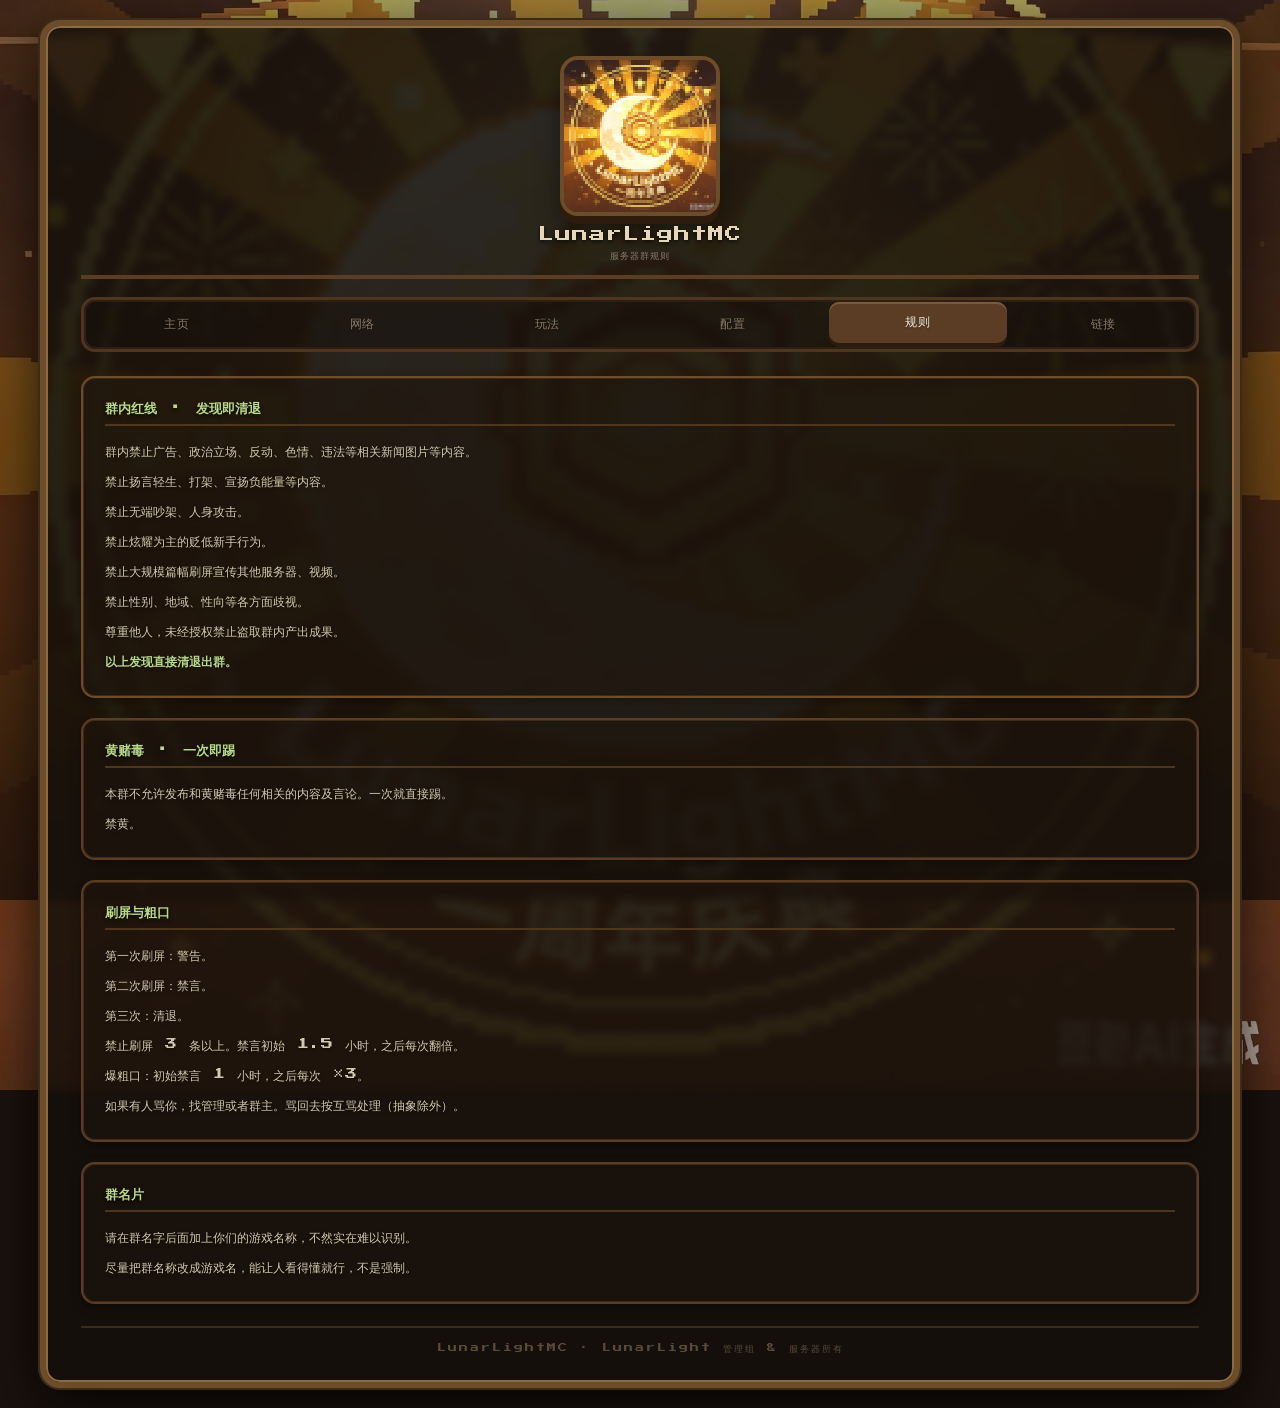
<file: rules.html>
<!DOCTYPE html>
<html lang="zh-CN">
<head>
  <meta charset="UTF-8">
  <meta name="viewport" content="width=device-width, initial-scale=1.0">
  <meta name="description" content="LunarLightMC 群规则。">
  <title>LunarLightMC · 规则</title>
  <link rel="icon" type="image/png" href="assets/favicon.png">
  <link rel="apple-touch-icon" href="assets/apple-touch.png">
  <link href="https://fonts.googleapis.com/css2?family=Press+Start+2P&display=swap" rel="stylesheet">
  <link rel="stylesheet" href="css/style.css">
</head>
<body>
  <div class="container">
    <header class="header">
      <div class="logo-large">
        <img src="assets/favicon.png" alt="LunarLightMC 服务器图标">
        <div class="logo-name">LunarLightMC</div>
        <div class="logo-sub">服务器群规则</div>
      </div>
    </header>

    <nav class="tabs" aria-label="板块导航">
      <a class="tab-btn" href="index.html">主页</a>
      <a class="tab-btn" href="network.html">网络</a>
      <a class="tab-btn" href="play.html">玩法</a>
      <a class="tab-btn" href="hardware.html">配置</a>
      <a class="tab-btn active" href="rules.html">规则</a>
      <a class="tab-btn" href="links.html">链接</a>
    </nav>

    <div class="page-section rules-section">
      <div class="feature-card" style="border-color:#6d4c2a;">
        <h3>群内红线 · 发现即清退</h3>
        <div class="rule-chapter">
          <p>群内禁止广告、政治立场、反动、色情、违法等相关新闻图片等内容。</p>
          <p>禁止扬言轻生、打架、宣扬负能量等内容。</p>
          <p>禁止无端吵架、人身攻击。</p>
          <p>禁止炫耀为主的贬低新手行为。</p>
          <p>禁止大规模篇幅刷屏宣传其他服务器、视频。</p>
          <p>禁止性别、地域、性向等各方面歧视。</p>
          <p>尊重他人，未经授权禁止盗取群内产出成果。</p>
          <p><strong>以上发现直接清退出群。</strong></p>
        </div>
      </div>

      <div class="feature-card">
        <h3>黄赌毒 · 一次即踢</h3>
        <div class="rule-chapter">
          <p>本群不允许发布和黄赌毒任何相关的内容及言论。一次就直接踢。</p>
          <p>禁黄。</p>
        </div>
      </div>

      <div class="feature-card">
        <h3>刷屏与粗口</h3>
        <div class="rule-chapter">
          <p>第一次刷屏：警告。</p>
          <p>第二次刷屏：禁言。</p>
          <p>第三次：清退。</p>
          <p>禁止刷屏 3 条以上。禁言初始 1.5 小时，之后每次翻倍。</p>
          <p>爆粗口：初始禁言 1 小时，之后每次 ×3。</p>
          <p>如果有人骂你，找管理或者群主。骂回去按互骂处理（抽象除外）。</p>
        </div>
      </div>

      <div class="feature-card">
        <h3>群名片</h3>
        <div class="rule-chapter">
          <p>请在群名字后面加上你们的游戏名称，不然实在难以识别。</p>
          <p>尽量把群名称改成游戏名，能让人看得懂就行，不是强制。</p>
        </div>
      </div>
    </div>

    <div class="site-footer">LunarLightMC · LunarLight 管理组 &amp; 服务器所有</div>
  </div>
</body>
</html>
</file>
<file: css/style.css>
* {
  margin: 0;
  padding: 0;
  box-sizing: border-box;
}

:root {
  --wood: #6d4c2a;
  --wood-dark: #3d2b1a;
  --wood-deep: #2d1b0e;
  --panel: rgba(20, 15, 10, 0.82);
  --ink: #d4c9b0;
  --title: #e6d7b8;
  --green: #7cb84a;
  --mint: #b8d98a;
  --gold: #d4b88a;
  --muted: #8a7a6a;
  --moon: #c9d6ee;
}

html,
body {
  min-height: 100%;
}

body {
  font-family: "Press Start 2P", monospace;
  background-color: #1a120e;
  background-image:
    radial-gradient(ellipse at 50% 0%, rgba(90, 120, 170, 0.18), transparent 55%),
    linear-gradient(180deg, rgba(26, 18, 14, 0.35), rgba(18, 12, 8, 0.72)),
    url("../assets/server-icon.png");
  background-size: cover;
  background-position: center;
  background-repeat: no-repeat;
  background-attachment: fixed;
  min-height: 100vh;
  display: flex;
  align-items: flex-start;
  justify-content: center;
  padding: 20px;
}

.toast {
  position: fixed;
  bottom: 30px;
  left: 50%;
  transform: translateX(-50%) translateY(80px);
  background: rgba(20, 15, 10, 0.92);
  backdrop-filter: blur(6px);
  border: 3px solid #8db85a;
  border-radius: 14px;
  padding: 14px 30px;
  color: #f0e3c8;
  font-size: 13px;
  box-shadow: 0 8px 30px rgba(0, 0, 0, 0.7);
  opacity: 0;
  transition: all 0.4s cubic-bezier(0.34, 1.56, 0.64, 1);
  pointer-events: none;
  z-index: 999;
  text-shadow: 0 1px 4px rgba(0, 0, 0, 0.5);
  white-space: nowrap;
}

.toast.show {
  opacity: 1;
  transform: translateX(-50%) translateY(0);
}

.toast .toast-icon {
  margin-right: 10px;
  color: var(--mint);
}

.container {
  max-width: 1200px;
  width: 100%;
  background: var(--panel);
  backdrop-filter: blur(4px);
  border: 6px solid var(--wood);
  border-radius: 20px;
  padding: 30px 35px 25px;
  box-shadow: 0 0 0 2px var(--wood-dark), 0 20px 60px rgba(0, 0, 0, 0.8), inset 0 0 0 2px #8b6b44;
  position: relative;
}

.header {
  display: flex;
  align-items: center;
  justify-content: center;
  margin-bottom: 18px;
  padding-bottom: 12px;
  border-bottom: 4px solid #5a3d24;
}

.logo-large {
  max-width: 280px;
  width: 100%;
  text-align: center;
}

.logo-large img {
  width: 160px;
  height: 160px;
  display: block;
  margin: 0 auto 10px;
  image-rendering: pixelated;
  border: 4px solid var(--wood);
  border-radius: 18px;
  box-shadow: 0 8px 0 var(--wood-deep), 0 12px 24px rgba(0, 0, 0, 0.45);
  background: #1a120e;
}

.logo-name {
  color: var(--title);
  font-size: 16px;
  letter-spacing: 1px;
  text-shadow: 0 2px 4px rgba(0, 0, 0, 0.7);
}

.logo-sub {
  margin-top: 8px;
  color: var(--muted);
  font-size: 9px;
  letter-spacing: 1px;
}

.tabs {
  display: flex;
  gap: 8px;
  margin: 4px 0 18px;
  padding: 4px;
  background: rgba(20, 15, 10, 0.5);
  border-radius: 14px;
  border: 3px solid #4d351e;
  box-shadow: inset 0 0 0 2px #2d1f14;
  flex-wrap: wrap;
  justify-content: center;
}

.tab-btn {
  font-family: "Press Start 2P", monospace;
  font-size: 12px;
  padding: 12px 18px;
  background: transparent;
  border: none;
  border-radius: 10px;
  color: var(--muted);
  cursor: pointer;
  transition: all 0.2s;
  text-shadow: 0 1px 2px rgba(0, 0, 0, 0.4);
  flex: 1;
  text-align: center;
  letter-spacing: 0.5px;
  min-width: 108px;
  text-decoration: none;
  display: inline-block;
}

.tab-btn:hover {
  color: #d4c9b0;
  background: rgba(60, 40, 25, 0.4);
}

.tab-btn.active {
  background: #5a3d24;
  color: #f5f0e1;
  box-shadow: 0 4px 0 #2d1b0e, inset 0 2px 0 #7a5a38;
  transform: translateY(-2px);
}

.tab-btn:active {
  transform: translateY(2px);
  box-shadow: 0 0 0 #2d1b0e;
}

.home-grid {
  display: flex;
  gap: 30px;
  flex-wrap: wrap;
}

.home-left {
  flex: 2;
  min-width: 280px;
}

.home-right {
  flex: 1;
  min-width: 220px;
  display: flex;
  flex-direction: column;
  gap: 16px;
}

.intro-section {
  padding: 22px 28px;
  background: rgba(30, 20, 12, 0.65);
  border: 4px solid var(--wood);
  border-radius: 16px;
  box-shadow: inset 0 0 0 2px var(--wood-dark), 0 6px 20px rgba(0, 0, 0, 0.5);
  position: relative;
}

.intro-section::before {
  content: "*";
  position: absolute;
  top: -14px;
  left: 20px;
  font-size: 24px;
  background: #2d1f14;
  padding: 0 12px;
  color: #c9b38a;
  text-shadow: 0 2px 0 #1a120e;
}

.intro-title {
  font-size: 16px;
  color: var(--title);
  text-shadow: 0 2px 4px rgba(0, 0, 0, 0.7);
  margin-bottom: 10px;
  letter-spacing: 1px;
  line-height: 1.8;
}

.intro-title span {
  color: var(--mint);
}

.intro-text {
  font-size: 11px;
  line-height: 2;
  color: var(--ink);
  text-shadow: 0 1px 3px rgba(0, 0, 0, 0.6);
  letter-spacing: 0.3px;
}

.intro-text .highlight {
  color: var(--mint);
}

.intro-text .mc-green {
  color: var(--green);
}

.intro-text .label {
  color: var(--gold);
}

.intro-text ul {
  list-style: none;
  padding-left: 6px;
  margin-top: 4px;
}

.intro-text ul li {
  padding: 2px 0;
}

.info-card {
  background: rgba(30, 20, 12, 0.65);
  border: 4px solid var(--wood);
  border-radius: 16px;
  padding: 18px 20px;
  box-shadow: inset 0 0 0 2px var(--wood-dark), 0 6px 20px rgba(0, 0, 0, 0.5);
}

.info-card h3,
.feature-card h3 {
  color: var(--title);
  font-size: 13px;
  text-shadow: 0 2px 4px rgba(0, 0, 0, 0.7);
  margin-bottom: 12px;
  border-bottom: 2px solid #4d351e;
  padding-bottom: 6px;
  text-align: center;
  line-height: 1.7;
}

.info-card .status-row {
  display: flex;
  justify-content: space-between;
  align-items: center;
  padding: 6px 0;
  border-bottom: 1px dashed rgba(90, 70, 50, 0.25);
  font-size: 11px;
  color: var(--ink);
  gap: 10px;
}

.info-card .status-row:last-child {
  border-bottom: none;
}

.info-card .label {
  color: #b8a88a;
  font-size: 10px;
}

.info-card .value {
  color: #f0e3c8;
  font-size: 11px;
  text-align: right;
}

.info-card .online {
  color: var(--green);
}

.info-card .offline {
  color: #c97a5a;
}

.info-card .tip {
  margin-top: 10px;
  font-size: 10px;
  color: var(--muted);
  text-align: center;
  border-top: 2px solid #4d351e;
  padding-top: 10px;
  line-height: 1.6;
}

.badge {
  display: inline-block;
  padding: 2px 10px;
  border-radius: 10px;
  font-size: 10px;
}

.badge-online {
  background: #2d4a1a;
  color: var(--green);
  border: 1px solid #5a8a3a;
}

.badge-offline {
  background: #4a1a1a;
  color: #c97a5a;
  border: 1px solid #8a3a2a;
}

.player-list {
  max-height: 280px;
  overflow-y: auto;
  padding-right: 4px;
}

.player-item {
  display: flex;
  align-items: center;
  gap: 10px;
  padding: 8px 10px;
  border-bottom: 1px dashed rgba(90, 70, 50, 0.2);
  font-size: 11px;
  color: var(--ink);
}

.player-item:last-child {
  border-bottom: none;
}

.player-head {
  width: 28px;
  height: 28px;
  border-radius: 6px;
  border: 2px solid #5a3d24;
  flex-shrink: 0;
  background: #2d1f14;
  image-rendering: pixelated;
}

.player-name {
  color: var(--title);
  font-size: 11px;
  word-break: break-all;
}

.player-empty,
.player-loading {
  text-align: center;
  padding: 20px;
  color: var(--muted);
  font-size: 11px;
  line-height: 1.8;
}

.page-section {
  padding: 6px 0;
}

.feature-card {
  background: rgba(30, 20, 12, 0.55);
  border: 2px solid #5a3d24;
  border-radius: 14px;
  padding: 18px 22px;
  margin-bottom: 20px;
  box-shadow: inset 0 0 0 1px var(--wood-dark), 0 4px 12px rgba(0, 0, 0, 0.3);
}

.feature-card:last-child {
  margin-bottom: 0;
}

.feature-card h3 {
  color: var(--mint);
  text-align: left;
}

.feature-card p {
  color: var(--ink);
  font-size: 12px;
  line-height: 2;
  margin-bottom: 8px;
  text-shadow: 0 1px 3px rgba(0, 0, 0, 0.5);
}

.feature-card ul {
  list-style: none;
  padding-left: 10px;
  margin: 6px 0 12px;
}

.feature-card ul li {
  color: var(--ink);
  font-size: 11px;
  line-height: 1.8;
  padding: 2px 0 2px 20px;
  position: relative;
  text-shadow: 0 1px 3px rgba(0, 0, 0, 0.5);
}

.feature-card ul li::before {
  content: ">";
  position: absolute;
  left: 0;
  color: var(--green);
}

.cmd {
  color: var(--title);
  background: rgba(0, 0, 0, 0.2);
  padding: 2px 6px;
  border-radius: 4px;
  font-size: 10px;
  word-break: break-all;
}

.feature-card .label {
  color: var(--gold);
}

.feature-card table {
  width: 100%;
  border-collapse: collapse;
  margin: 8px 0 12px;
  font-size: 11px;
  color: var(--ink);
}

.feature-card table th {
  background: rgba(60, 40, 25, 0.5);
  color: var(--mint);
  padding: 8px 10px;
  text-align: left;
  border-bottom: 2px solid #4d351e;
  font-size: 10px;
}

.feature-card table td {
  padding: 6px 10px;
  border-bottom: 1px dashed rgba(90, 70, 50, 0.2);
  line-height: 1.6;
  vertical-align: top;
}

.feature-card table tr:hover td {
  background: rgba(60, 40, 25, 0.2);
}

.network-row,
.bedrock-row {
  display: flex;
  align-items: center;
  justify-content: space-between;
  padding: 10px 14px;
  margin-bottom: 8px;
  background: rgba(30, 20, 12, 0.55);
  border: 3px solid #4d351e;
  border-radius: 12px;
  box-shadow: inset 0 0 0 1px #2d1f14, 0 3px 10px rgba(0, 0, 0, 0.3);
  transition: border-color 0.2s;
  cursor: pointer;
  gap: 12px;
}

.network-row:hover,
.bedrock-row:hover {
  border-color: var(--wood);
}

.network-row .row-name,
.bedrock-row .row-name {
  color: var(--mint);
  font-size: 11px;
  min-width: 120px;
  flex-shrink: 0;
  text-shadow: 0 1px 3px rgba(0, 0, 0, 0.5);
}

.bedrock-row .row-name {
  color: #8ab8d9;
  min-width: 100px;
}

.network-row .row-addr,
.bedrock-row .row-addr {
  color: #8a8a7a;
  font-size: 10px;
  flex: 1;
  text-align: center;
  overflow: hidden;
  text-overflow: ellipsis;
  white-space: nowrap;
}

.network-row .row-ping,
.bedrock-row .row-ping {
  font-size: 13px;
  font-weight: bold;
  text-shadow: 0 1px 3px rgba(0, 0, 0, 0.5);
  min-width: 80px;
  text-align: right;
  flex-shrink: 0;
}

.row-ping .ms {
  font-size: 9px;
  color: var(--muted);
  font-weight: normal;
}

.ping-timeout {
  color: #c97a5a;
  font-size: 11px;
}

.network-row.good,
.bedrock-row.good {
  border-color: #5a8a3a;
}

.network-row.medium,
.bedrock-row.medium {
  border-color: #c9a83a;
}

.network-row.slow,
.bedrock-row.slow {
  border-color: #c97a3a;
}

.network-row.timeout,
.bedrock-row.timeout {
  border-color: #8a3a2a;
  opacity: 0.7;
}

.server-info-header {
  display: flex;
  align-items: flex-start;
  gap: 16px;
  margin-bottom: 16px;
  padding: 14px 18px;
  background: rgba(30, 20, 12, 0.5);
  border: 3px solid #4d351e;
  border-radius: 14px;
}

.server-icon {
  width: 64px;
  height: 64px;
  border-radius: 12px;
  border: 3px solid #5a3d24;
  flex-shrink: 0;
  image-rendering: pixelated;
  background: #1a120e;
}

.server-motd {
  color: var(--title);
  font-size: 12px;
  line-height: 1.8;
  text-shadow: 0 1px 3px rgba(0, 0, 0, 0.6);
  word-break: break-word;
}

.server-version {
  color: #b8a88a;
  font-size: 10px;
  margin-top: 4px;
}

.links-grid {
  display: flex;
  flex-wrap: wrap;
  justify-content: center;
  gap: 16px 24px;
  margin-top: 10px;
}

.link-btn {
  font-family: "Press Start 2P", monospace;
  font-size: 12px;
  padding: 14px 24px;
  border: none;
  border-radius: 12px;
  background: #5a3d24;
  color: #f5f0e1;
  cursor: pointer;
  text-decoration: none;
  display: inline-flex;
  align-items: center;
  gap: 10px;
  transition: all 0.15s;
  box-shadow: 0 5px 0 #2d1b0e, 0 3px 12px rgba(0, 0, 0, 0.4);
  border: 1px solid #7a5a38;
  text-shadow: 0 1px 2px rgba(0, 0, 0, 0.5);
}

.link-btn:hover {
  transform: translateY(-3px);
  box-shadow: 0 7px 0 #2d1b0e, 0 6px 20px rgba(0, 0, 0, 0.5);
  background: #6d4c2a;
}

.link-btn:active {
  transform: translateY(3px);
  box-shadow: 0 2px 0 #2d1b0e;
}

.link-btn.mail {
  background: #3d6b8a;
  border-color: #5a8aaa;
  box-shadow: 0 5px 0 #1f405a;
}

.link-btn.mail:hover {
  background: #4d7b9a;
}

.link-btn.docs {
  background: #6d8a4a;
  border-color: #8daa6a;
  box-shadow: 0 5px 0 #3d5a2a;
}

.link-btn.docs:hover {
  background: #7d9a5a;
}

.link-btn.site {
  background: #4a6a8a;
  border-color: #6a8aaa;
  box-shadow: 0 5px 0 #2a4a6a;
}

.link-btn.site:hover {
  background: #5a7a9a;
}

.rule-chapter p {
  font-size: 12px;
  line-height: 2;
  color: var(--ink);
  margin-bottom: 6px;
}

.rule-chapter strong {
  color: var(--mint);
}

.detail-grid {
  display: grid;
  grid-template-columns: repeat(2, minmax(0, 1fr));
  gap: 16px;
  margin-bottom: 16px;
}

.detail-card {
  background: rgba(30, 20, 12, 0.55);
  border: 3px solid #5a3d24;
  border-radius: 14px;
  padding: 16px 18px;
}

.detail-card h3 {
  color: var(--mint);
  font-size: 13px;
  margin-bottom: 6px;
}

.detail-card .sub {
  color: var(--muted);
  font-size: 10px;
  margin-bottom: 12px;
}

.detail-row {
  display: flex;
  justify-content: space-between;
  gap: 12px;
  padding: 7px 0;
  border-bottom: 1px dashed rgba(90, 70, 50, 0.22);
  font-size: 10px;
  color: var(--ink);
}

.detail-row dt {
  color: var(--gold);
}

.detail-row dd {
  color: #f0e3c8;
  text-align: right;
}

.site-footer {
  margin-top: 16px;
  text-align: center;
  font-size: 9px;
  color: #5a4a3a;
  letter-spacing: 2px;
  border-top: 2px solid var(--wood-dark);
  padding-top: 12px;
  line-height: 1.8;
}

::-webkit-scrollbar {
  width: 12px;
  background: #2d1f14;
}

::-webkit-scrollbar-thumb {
  background: var(--wood);
  border: 2px solid var(--wood-dark);
  border-radius: 6px;
}

::-webkit-scrollbar-thumb:hover {
  background: #8b6b44;
}

::-webkit-scrollbar-track {
  background: #1a120e;
}

@media (max-width: 900px) {
  .home-grid,
  .detail-grid {
    flex-direction: column;
    grid-template-columns: 1fr;
  }

  .tab-btn {
    font-size: 10px;
    padding: 10px 12px;
    min-width: 70px;
  }

  .intro-section {
    padding: 18px 16px;
  }

  .network-row .row-addr,
  .bedrock-row .row-addr {
    display: none;
  }
}

@media (max-width: 550px) {
  .container {
    padding: 16px 14px 18px;
    border-width: 4px;
  }

  .logo-large img {
    width: 110px;
    height: 110px;
  }

  .intro-title {
    font-size: 13px;
  }

  .intro-text,
  .feature-card p,
  .feature-card ul li {
    font-size: 10px;
  }

  .toast {
    font-size: 11px;
    padding: 12px 20px;
    white-space: normal;
    max-width: 90%;
  }
}
</file>
<file: LunarLightMC-官网/css/style.css>
/* ===== WinUI 3 (Windows App SDK) 设计系统 · 浅色 Mica 主题 ===== */

:root {
  --accent: #0078d4;
  --accent-hover: #106ebe;
  --accent-pressed: #005a9e;
  --accent-soft: rgba(0, 120, 212, 0.12);

  --bg: #f3f3f3;
  --bg-alt: #e9e9e9;
  --mica-nav: rgba(255, 255, 255, 0.55);
  --mica-nav-scrolled: rgba(255, 255, 255, 0.78);
  --card-bg: rgba(255, 255, 255, 0.85);
  --card-bg-solid: #ffffff;
  --card-bg-hover: #ffffff;
  --card-border: rgba(0, 0, 0, 0.1);
  --card-border-hover: rgba(0, 0, 0, 0.16);

  --text: #1b1b1b;
  --text-secondary: #5a5a5a;
  --text-tertiary: #8a8a8a;

  --shadow-card: 0 1px 2px rgba(0, 0, 0, 0.05), 0 4px 12px rgba(0, 0, 0, 0.06);
  --shadow-hover: 0 2px 4px rgba(0, 0, 0, 0.08), 0 8px 24px rgba(0, 0, 0, 0.1);
  --radius: 4px;
  --radius-lg: 8px;

  --ease: cubic-bezier(0.2, 0, 0, 1);
}

* { margin: 0; padding: 0; box-sizing: border-box; }

html { scroll-behavior: smooth; }

body {
  font-family: "Segoe UI Variable Text", "Segoe UI Variable", "Segoe UI", "Microsoft YaHei UI", "Microsoft YaHei", system-ui, -apple-system, sans-serif;
  background-color: var(--bg);
  background-image:
    radial-gradient(1200px 800px at 85% -10%, rgba(0, 120, 212, 0.1), transparent 60%),
    radial-gradient(1000px 700px at 0% 5%, rgba(232, 163, 61, 0.09), transparent 55%),
    radial-gradient(900px 700px at 50% 115%, rgba(0, 120, 212, 0.07), transparent 60%);
  background-attachment: fixed;
  color: var(--text);
  line-height: 1.6;
  -webkit-font-smoothing: antialiased;
  overflow-x: hidden;
  min-height: 100vh;
  display: flex;
  flex-direction: column;
}

main {
  margin-left: 248px;
  margin-top: 44px;
  flex: 1;
}

/* ===== Electron 自定义标题栏 ===== */

.titlebar {
  position: fixed;
  top: 0; left: 0; right: 0;
  height: 44px;
  z-index: 300;
  display: flex;
  align-items: center;
  background: rgba(255, 255, 255, 0.72);
  backdrop-filter: blur(28px) saturate(180%);
  -webkit-backdrop-filter: blur(28px) saturate(180%);
  border-bottom: 1px solid rgba(0, 0, 0, 0.08);
  user-select: none;
  -webkit-app-region: drag;
}

.titlebar-brand {
  display: flex;
  align-items: center;
  gap: 9px;
  padding: 0 16px;
  height: 100%;
}

.titlebar-icon {
  width: 20px; height: 20px;
  border-radius: 50%;
  object-fit: cover;
  image-rendering: pixelated;
}

.titlebar-title {
  font-size: 13px;
  font-weight: 600;
  letter-spacing: 0.3px;
  color: var(--text);
}

.titlebar-drag { flex: 1; height: 100%; }

::selection { background: rgba(0, 120, 212, 0.25); }

.container { max-width: 1120px; margin: 0 auto; padding: 0 24px; }

a { color: var(--accent); text-decoration: none; }
a:hover { color: var(--accent-hover); }

/* ===== 左侧导航（WinUI 3 NavigationView Pane / Mica） ===== */

.sidebar {
  position: fixed;
  top: 44px; left: 0; bottom: 0;
  width: 248px;
  z-index: 100;
  display: flex;
  flex-direction: column;
  backdrop-filter: blur(28px) saturate(180%);
  -webkit-backdrop-filter: blur(28px) saturate(180%);
  background: rgba(255, 255, 255, 0.62);
  border-right: 1px solid rgba(0, 0, 0, 0.08);
  transition: transform 0.25s var(--ease), background 0.3s var(--ease), box-shadow 0.3s var(--ease);
}

.sidebar.scrolled {
  background: rgba(255, 255, 255, 0.85);
  box-shadow: 2px 0 16px rgba(0, 0, 0, 0.06);
}

.sidebar-head { padding: 20px 20px 14px; }

.brand { display: flex; align-items: center; gap: 10px; color: var(--text); font-weight: 600; }
.brand:hover { color: var(--text); }

.brand-icon {
  width: 34px; height: 34px;
  border-radius: 50%;
  object-fit: cover;
  box-shadow: 0 0 0 1px rgba(0, 0, 0, 0.1), 0 2px 6px rgba(0, 0, 0, 0.12);
  image-rendering: pixelated;
}

.brand-name { letter-spacing: 0.3px; font-size: 15px; }

.side-nav { display: flex; flex-direction: column; gap: 2px; padding: 6px 12px; flex: 1; }

.side-link {
  position: relative;
  display: flex;
  align-items: center;
  gap: 12px;
  padding: 10px 14px;
  border-radius: var(--radius);
  color: var(--text-secondary);
  font-weight: 500;
  font-size: 14px;
  transition: background 0.15s var(--ease), color 0.15s var(--ease);
}
.side-link svg { width: 20px; height: 20px; flex-shrink: 0; }
.side-link:hover { background: rgba(0, 0, 0, 0.06); color: var(--text); }
.side-link.active { background: var(--accent-soft); color: var(--accent); }
.side-link.active::before {
  content: "";
  position: absolute;
  left: 0; top: 25%; bottom: 25%;
  width: 3px;
  border-radius: 3px;
  background: var(--accent);
}

.sidebar-foot { padding: 16px 20px; border-top: 1px solid rgba(0, 0, 0, 0.06); }
.sidebar-foot p { font-size: 12px; color: var(--text-tertiary); }

/* 汉堡按钮（仅移动端显示） */
.nav-toggle {
  display: none;
  position: fixed;
  top: 54px; left: 10px;
  z-index: 200;
  flex-direction: column;
  justify-content: center;
  gap: 5px;
  width: 40px; height: 40px;
  padding: 10px;
  background: rgba(255, 255, 255, 0.8);
  backdrop-filter: blur(16px);
  border: 1px solid rgba(0, 0, 0, 0.1);
  cursor: pointer;
  border-radius: var(--radius);
  box-shadow: var(--shadow-card);
}
.nav-toggle span { display: block; height: 2px; border-radius: 2px; background: var(--text); transition: transform 0.2s var(--ease), opacity 0.2s var(--ease); }

.nav-backdrop {
  display: none;
  position: fixed;
  inset: 0;
  z-index: 150;
  background: rgba(0, 0, 0, 0.35);
  opacity: 0;
  pointer-events: none;
  transition: opacity 0.25s var(--ease);
}
.nav-backdrop.show { opacity: 1; pointer-events: auto; }

/* ===== Hero（WinUI 3 首页大面板） ===== */

.hero {
  position: relative;
  min-height: calc(100vh - 124px);
  display: flex;
  align-items: center;
  padding: 80px 0;
  overflow: hidden;
  text-align: center;
}

.hero-bg { position: absolute; inset: 0; pointer-events: none; }

.orb {
  position: absolute;
  border-radius: 50%;
  filter: blur(80px);
  opacity: 0.5;
}
.orb-1 { width: 420px; height: 420px; background: rgba(0, 120, 212, 0.18); top: -160px; left: 50%; transform: translateX(-50%); }
.orb-2 { width: 300px; height: 300px; background: rgba(232, 163, 61, 0.16); bottom: -120px; left: -60px; }
.orb-3 { width: 280px; height: 280px; background: rgba(0, 120, 212, 0.14); top: 15%; right: -60px; }

.hero-inner { position: relative; display: flex; flex-direction: column; align-items: center; width: 100%; }

.hero-icon-wrap {
  padding: 14px;
  margin-bottom: 28px;
  background: var(--card-bg-solid);
  border: 1px solid var(--card-border);
  border-radius: 50%;
  box-shadow: var(--shadow-card);
  animation: float 6s var(--ease) infinite;
}

.hero-icon {
  width: 160px; height: 160px;
  border-radius: 50%;
  object-fit: cover;
  image-rendering: pixelated;
  display: block;
}

@keyframes float {
  0%, 100% { transform: translateY(0); }
  50% { transform: translateY(-8px); }
}

.hero-badge {
  display: inline-flex;
  align-items: center;
  gap: 8px;
  padding: 5px 14px;
  border-radius: 999px;
  background: var(--card-bg-solid);
  border: 1px solid var(--card-border);
  box-shadow: var(--shadow-card);
  font-size: 13px;
  font-weight: 600;
  color: var(--text-secondary);
}
.hero-badge::before {
  content: "";
  width: 7px; height: 7px;
  border-radius: 50%;
  background: #2fb85c;
}

.hero-title {
  margin-top: 22px;
  font-size: 46px;
  font-weight: 650;
  font-family: "Segoe UI Variable Display", "Segoe UI Variable", "Segoe UI", "Microsoft YaHei UI", sans-serif;
  letter-spacing: 0.3px;
  line-height: 1.25;
}
.hero-title em { font-style: normal; color: var(--accent); }

.hero-sub {
  margin-top: 16px;
  max-width: 560px;
  color: var(--text-secondary);
  font-size: 16px;
}

.hero-actions { display: flex; gap: 12px; margin-top: 32px; flex-wrap: wrap; justify-content: center; }

/* ===== 按钮（WinUI 3 AccentButton / 标准 Button） ===== */

.btn {
  display: inline-flex;
  align-items: center;
  justify-content: center;
  gap: 8px;
  padding: 9px 20px;
  border-radius: var(--radius);
  font-size: 14px;
  font-weight: 600;
  font-family: inherit;
  cursor: pointer;
  border: 1px solid transparent;
  transition: background 0.15s var(--ease), transform 0.1s var(--ease), box-shadow 0.15s var(--ease), border-color 0.15s var(--ease);
  user-select: none;
}
.btn svg { width: 18px; height: 18px; }
.btn:active { transform: scale(0.98); }

.btn-primary { background: var(--accent); color: #ffffff; }
.btn-primary:hover { background: var(--accent-hover); box-shadow: 0 2px 8px rgba(0, 120, 212, 0.35); }
.btn-primary:active { background: var(--accent-pressed); }

.btn-ghost { background: transparent; color: var(--text); border-color: rgba(0, 0, 0, 0.4); }
.btn-ghost:hover { background: rgba(0, 0, 0, 0.06); border-color: rgba(0, 0, 0, 0.4); }
.btn-ghost:active { background: rgba(0, 0, 0, 0.1); }

.hero-tip {
  margin-top: 16px;
  font-size: 14px;
  color: var(--accent);
  opacity: 0;
  transform: translateY(4px);
  transition: opacity 0.25s var(--ease), transform 0.25s var(--ease);
  pointer-events: none;
}
.hero-tip.show { opacity: 1; transform: translateY(0); }

/* ===== 服务器状态卡片 ===== */

.status-card {
  margin-top: 36px;
  width: min(560px, 100%);
  background: rgba(255, 255, 255, 0.7);
  border: 1px solid var(--card-border);
  border-radius: var(--radius-lg);
  box-shadow: var(--shadow-card);
  backdrop-filter: blur(20px);
  -webkit-backdrop-filter: blur(20px);
  padding: 16px 20px;
  text-align: left;
}

.status-head {
  display: flex;
  align-items: center;
  gap: 10px;
  margin-bottom: 8px;
}

.status-dot {
  width: 10px; height: 10px;
  border-radius: 50%;
  flex-shrink: 0;
  background: #9d9d9d;
}
.status-dot.online { background: #2fb85c; box-shadow: 0 0 0 4px rgba(47, 184, 92, 0.18); animation: pulse 2s var(--ease) infinite; }
.status-dot.offline { background: #d13438; }
.status-dot.checking { background: #0078d4; animation: blink 1s var(--ease) infinite; }

@keyframes pulse {
  0%, 100% { box-shadow: 0 0 0 3px rgba(47, 184, 92, 0.18); }
  50% { box-shadow: 0 0 0 7px rgba(47, 184, 92, 0.06); }
}

@keyframes blink {
  0%, 100% { opacity: 1; }
  50% { opacity: 0.3; }
}

.status-state {
  font-size: 14px;
  font-weight: 650;
  color: var(--text);
}

.status-version {
  font-size: 12px;
  color: var(--text-tertiary);
  background: rgba(0, 0, 0, 0.05);
  padding: 2px 8px;
  border-radius: 999px;
}

.status-refresh {
  margin-left: auto;
  width: 30px; height: 30px;
  display: flex; align-items: center; justify-content: center;
  background: transparent;
  border: none;
  border-radius: var(--radius);
  color: var(--text-tertiary);
  cursor: pointer;
  transition: background 0.15s var(--ease), color 0.15s var(--ease), transform 0.15s var(--ease);
}
.status-refresh svg { width: 16px; height: 16px; }
.status-refresh:hover { background: rgba(0, 0, 0, 0.06); color: var(--text); }
.status-refresh:active { transform: rotate(90deg); }
.status-refresh.spinning { animation: spin 0.8s linear infinite; }

@keyframes spin { to { transform: rotate(360deg); } }

.status-motd {
  font-size: 15px;
  font-weight: 600;
  color: var(--text);
  line-height: 1.6;
  word-break: break-word;
  margin-bottom: 10px;
}
.status-motd .mc-black { color: #000000; }
.status-motd .mc-dark-blue { color: #0000aa; }
.status-motd .mc-dark-green { color: #00aa00; }
.status-motd .mc-dark-aqua { color: #00aaaa; }
.status-motd .mc-dark-red { color: #aa0000; }
.status-motd .mc-dark-purple { color: #aa00aa; }
.status-motd .mc-gold { color: #ffaa00; }
.status-motd .mc-gray { color: #aaaaaa; }
.status-motd .mc-dark-gray { color: #555555; }
.status-motd .mc-blue { color: #5555ff; }
.status-motd .mc-green { color: #55ff55; }
.status-motd .mc-aqua { color: #55ffff; }
.status-motd .mc-red { color: #ff5555; }
.status-motd .mc-light-purple { color: #ff55ff; }
.status-motd .mc-yellow { color: #ffff55; }
.status-motd .mc-white { color: #ffffff; }
.status-motd .mc-bold { font-weight: 700; }
.status-motd .mc-italic { font-style: italic; }
.status-motd .mc-underline { text-decoration: underline; }
.status-motd .mc-strikethrough { text-decoration: line-through; }

.status-foot {
  display: flex;
  align-items: center;
  gap: 12px;
  padding-top: 10px;
  border-top: 1px solid rgba(0, 0, 0, 0.08);
}

.status-players {
  font-size: 13px;
  font-weight: 600;
  color: var(--text-secondary);
}

.status-updated {
  margin-left: auto;
  font-size: 12px;
  color: var(--text-tertiary);
}

.status-players-list {
  display: flex;
  flex-wrap: wrap;
  gap: 6px;
  margin-top: 10px;
}

.player-chip {
  font-size: 12px;
  font-weight: 600;
  color: var(--accent);
  background: var(--accent-soft);
  padding: 3px 10px;
  border-radius: 999px;
}

/* ===== 页面视图（WinUI 3 Page 切换） ===== */

.page { display: none; }
.page.active { display: block; animation: pageIn 0.3s var(--ease); }

@keyframes pageIn {
  from { opacity: 0; transform: translateY(8px); }
  to { opacity: 1; transform: translateY(0); }
}

.page-body { padding: 96px 24px 40px; }

.page-head { text-align: center; margin-bottom: 48px; }
.page-title {
  font-size: 30px;
  font-weight: 650;
  font-family: "Segoe UI Variable Display", "Segoe UI Variable", "Segoe UI", "Microsoft YaHei UI", sans-serif;
  letter-spacing: 0.2px;
}
.page-desc { margin-top: 8px; color: var(--text-tertiary); font-size: 14px; }

/* ===== WinUI 3 卡片 ===== */

.card-grid {
  display: grid;
  grid-template-columns: repeat(3, 1fr);
  gap: 20px;
}

.fluent-card {
  background: var(--card-bg);
  border: 1px solid var(--card-border);
  border-radius: var(--radius-lg);
  box-shadow: var(--shadow-card);
  padding: 26px 24px;
  transition: background 0.2s var(--ease), border-color 0.2s var(--ease), box-shadow 0.2s var(--ease), transform 0.2s var(--ease);
}
.fluent-card:hover {
  background: var(--card-bg-hover);
  border-color: var(--card-border-hover);
  box-shadow: var(--shadow-hover);
  transform: translateY(-2px);
}

.card-icon {
  width: 42px; height: 42px;
  border-radius: 8px;
  background: var(--accent-soft);
  color: var(--accent);
  display: flex; align-items: center; justify-content: center;
  margin-bottom: 16px;
}
.card-icon svg { width: 22px; height: 22px; }

.fluent-card h3 { font-size: 16px; font-weight: 600; margin-bottom: 6px; }
.fluent-card p { color: var(--text-secondary); font-size: 14px; }

.card-code {
  font-family: "Cascadia Code", "Segoe UI Mono", Consolas, monospace;
  font-size: 15px !important;
  color: var(--text) !important;
  font-weight: 600;
  word-break: break-all;
  margin-bottom: 14px;
}

.copy-btn {
  display: inline-flex;
  align-items: center;
  gap: 6px;
  padding: 5px 14px;
  border-radius: var(--radius);
  border: 1px solid rgba(0, 0, 0, 0.2);
  background: transparent;
  color: var(--text-secondary);
  font-size: 13px;
  font-weight: 600;
  font-family: inherit;
  cursor: pointer;
  transition: background 0.15s var(--ease), color 0.15s var(--ease), border-color 0.15s var(--ease);
}
.copy-btn svg { width: 15px; height: 15px; }
.copy-btn:hover { background: var(--accent-soft); color: var(--accent); border-color: var(--accent); }
.copy-btn.copied { background: rgba(47, 184, 92, 0.15); color: #1a8c3a; border-color: transparent; }

/* ===== 信息条 ===== */

.info-strip {
  margin-top: 24px;
  display: grid;
  grid-template-columns: repeat(3, 1fr);
  gap: 20px;
}

.info-item {
  background: var(--card-bg);
  border: 1px solid var(--card-border);
  border-radius: var(--radius-lg);
  box-shadow: var(--shadow-card);
  padding: 20px 24px;
  display: flex;
  flex-direction: column;
  gap: 4px;
}
.info-label { font-size: 13px; color: var(--text-tertiary); }
.info-value { font-size: 15px; font-weight: 600; }

.badge-ok { color: #1a8c3a; }
.badge-no { color: #c42b1c; }

/* ===== 详细信息 ===== */

.detail-grid {
  display: grid;
  grid-template-columns: repeat(2, 1fr);
  gap: 20px;
}

.detail-card {
  background: var(--card-bg);
  border: 1px solid var(--card-border);
  border-radius: var(--radius-lg);
  box-shadow: var(--shadow-card);
  padding: 24px 26px;
  display: flex;
  flex-direction: column;
  transition: background 0.2s var(--ease), border-color 0.2s var(--ease), box-shadow 0.2s var(--ease);
}
.detail-card:hover { background: var(--card-bg-hover); border-color: var(--card-border-hover); box-shadow: var(--shadow-hover); }

.detail-card-head {
  display: flex;
  align-items: center;
  gap: 16px;
  margin-bottom: 20px;
  padding-bottom: 16px;
  border-bottom: 1px solid rgba(0, 0, 0, 0.08);
}

.detail-card-title h3 { font-size: 17px; font-weight: 650; }
.detail-card-title p { font-size: 13px; color: var(--text-tertiary); margin-top: 2px; }

.detail-list { flex: 1; }

.detail-row {
  display: flex;
  align-items: center;
  justify-content: space-between;
  gap: 16px;
  padding: 11px 4px;
  border-bottom: 1px dashed rgba(0, 0, 0, 0.08);
}
.detail-row:last-child { border-bottom: none; }

.detail-row dt {
  font-size: 13px;
  color: var(--text-tertiary);
  white-space: nowrap;
}

.detail-row dd {
  font-size: 14px;
  font-weight: 600;
  color: var(--text);
  text-align: right;
  word-break: break-all;
}

/* 服务器概览 */
.detail-summary {
  margin-top: 20px;
  background: var(--card-bg);
  border: 1px solid var(--card-border);
  border-radius: var(--radius-lg);
  box-shadow: var(--shadow-card);
  padding: 24px 26px;
}

.detail-summary-head {
  display: flex;
  align-items: center;
  gap: 16px;
  margin-bottom: 16px;
  padding-bottom: 16px;
  border-bottom: 1px solid rgba(0, 0, 0, 0.08);
}

.detail-summary-head .detail-card-title h3 { font-size: 17px; font-weight: 650; }
.detail-summary-head .detail-card-title p { font-size: 13px; color: var(--text-tertiary); margin-top: 2px; }

.summary-rows {
  display: grid;
  grid-template-columns: repeat(2, 1fr);
  gap: 12px 24px;
}

.summary-item {
  display: flex;
  align-items: center;
  justify-content: space-between;
  gap: 16px;
  padding: 10px 4px;
  border-bottom: 1px dashed rgba(0, 0, 0, 0.08);
}
.summary-item:nth-last-child(-n+2) { border-bottom: none; }

.summary-key {
  font-size: 13px;
  color: var(--text-tertiary);
  white-space: nowrap;
}

.summary-val {
  font-size: 14px;
  font-weight: 600;
  color: var(--text);
  text-align: right;
  word-break: break-all;
}

/* 保持 spec-icon 在详情卡中可用 */
.detail-card .spec-icon,
.detail-summary-head .spec-icon {
  width: 46px; height: 46px;
  margin: 0;
  flex-shrink: 0;
  border-radius: 10px;
}

/* ===== 群规 ===== */

.rules-grid {
  display: grid;
  grid-template-columns: repeat(2, 1fr);
  gap: 20px;
}

.rules-card {
  background: var(--card-bg);
  border: 1px solid var(--card-border);
  border-radius: var(--radius-lg);
  box-shadow: var(--shadow-card);
  padding: 26px 28px;
  display: flex;
  flex-direction: column;
  transition: background 0.2s var(--ease), border-color 0.2s var(--ease);
}
.rules-card:hover { background: var(--card-bg-hover); border-color: var(--card-border-hover); }

.rules-title {
  display: flex;
  align-items: center;
  gap: 12px;
  font-size: 17px;
  font-weight: 650;
  margin-bottom: 16px;
}

.rules-num {
  font-size: 13px;
  font-weight: 700;
  color: #ffffff;
  background: var(--accent);
  border-radius: var(--radius);
  padding: 2px 9px;
}

.rules-list { list-style: none; display: flex; flex-direction: column; gap: 9px; flex: 1; }
.rules-list li {
  position: relative;
  padding-left: 22px;
  font-size: 14px;
  color: var(--text-secondary);
}
.rules-list li::before {
  content: "";
  position: absolute;
  left: 4px; top: 9px;
  width: 7px; height: 7px;
  border-radius: 2px;
  background: var(--accent);
  opacity: 0.7;
}

.rules-foot {
  margin-top: 18px;
  padding-top: 14px;
  border-top: 1px dashed rgba(0, 0, 0, 0.14);
  font-size: 13px;
  color: var(--accent);
  font-weight: 600;
}

/* ===== 联系 ===== */

.contact-panel {
  max-width: 560px;
  margin: 0 auto;
  background: var(--card-bg);
  border: 1px solid var(--card-border);
  border-radius: var(--radius-lg);
  box-shadow: var(--shadow-card);
  padding: 40px 40px;
  text-align: center;
}

.contact-icon {
  width: 56px; height: 56px;
  margin: 0 auto 18px;
  border-radius: 14px;
  background: var(--accent-soft);
  color: var(--accent);
  display: flex; align-items: center; justify-content: center;
}
.contact-icon svg { width: 28px; height: 28px; }

.contact-panel h3 { font-size: 19px; font-weight: 650; }
.contact-desc { margin: 8px 0 22px; color: var(--text-secondary); font-size: 14px; }

/* ===== 页脚 ===== */

.footer {
  margin-left: 248px;
  background: rgba(255, 255, 255, 0.5);
  border-top: 1px solid rgba(0, 0, 0, 0.08);
  color: var(--text-secondary);
  padding: 34px 0;
  text-align: center;
}
.footer-inner { display: flex; flex-direction: column; gap: 4px; }
.footer p { font-size: 14px; }
.footer-sub { color: var(--text-tertiary); font-size: 13px; }

/* ===== 响应式 ===== */

@media (max-width: 960px) {
  main { margin-left: 0; }
  .footer { margin-left: 0; }

  .sidebar {
    transform: translateX(-100%);
    background: rgba(255, 255, 255, 0.92);
    box-shadow: 4px 0 24px rgba(0, 0, 0, 0.15);
  }
  .sidebar.open { transform: translateX(0); }

  .nav-toggle { display: flex; }
  .nav-backdrop { display: block; }

  .card-grid { grid-template-columns: 1fr; }
  .info-strip { grid-template-columns: 1fr; }
  .detail-grid { grid-template-columns: 1fr; }
  .summary-rows { grid-template-columns: 1fr; }
  .rules-grid { grid-template-columns: 1fr; }
  .hero-title { font-size: 38px; }
  .hero-icon { width: 140px; height: 140px; }
}

@media (max-width: 640px) {
  .page-body { padding: 80px 24px 32px; }

  .detail-row { flex-direction: column; align-items: flex-start; gap: 2px; }
  .detail-row dd { text-align: left; }
  .summary-item { flex-direction: column; align-items: flex-start; gap: 2px; }
  .summary-item:nth-last-child(-n+2) { border-bottom: 1px dashed rgba(0, 0, 0, 0.08); }
  .summary-val { text-align: left; }

  .nav-toggle.open span:nth-child(1) { transform: translateY(7px) rotate(45deg); }
  .nav-toggle.open span:nth-child(2) { opacity: 0; }
  .nav-toggle.open span:nth-child(3) { transform: translateY(-7px) rotate(-45deg); }
}
</file>
